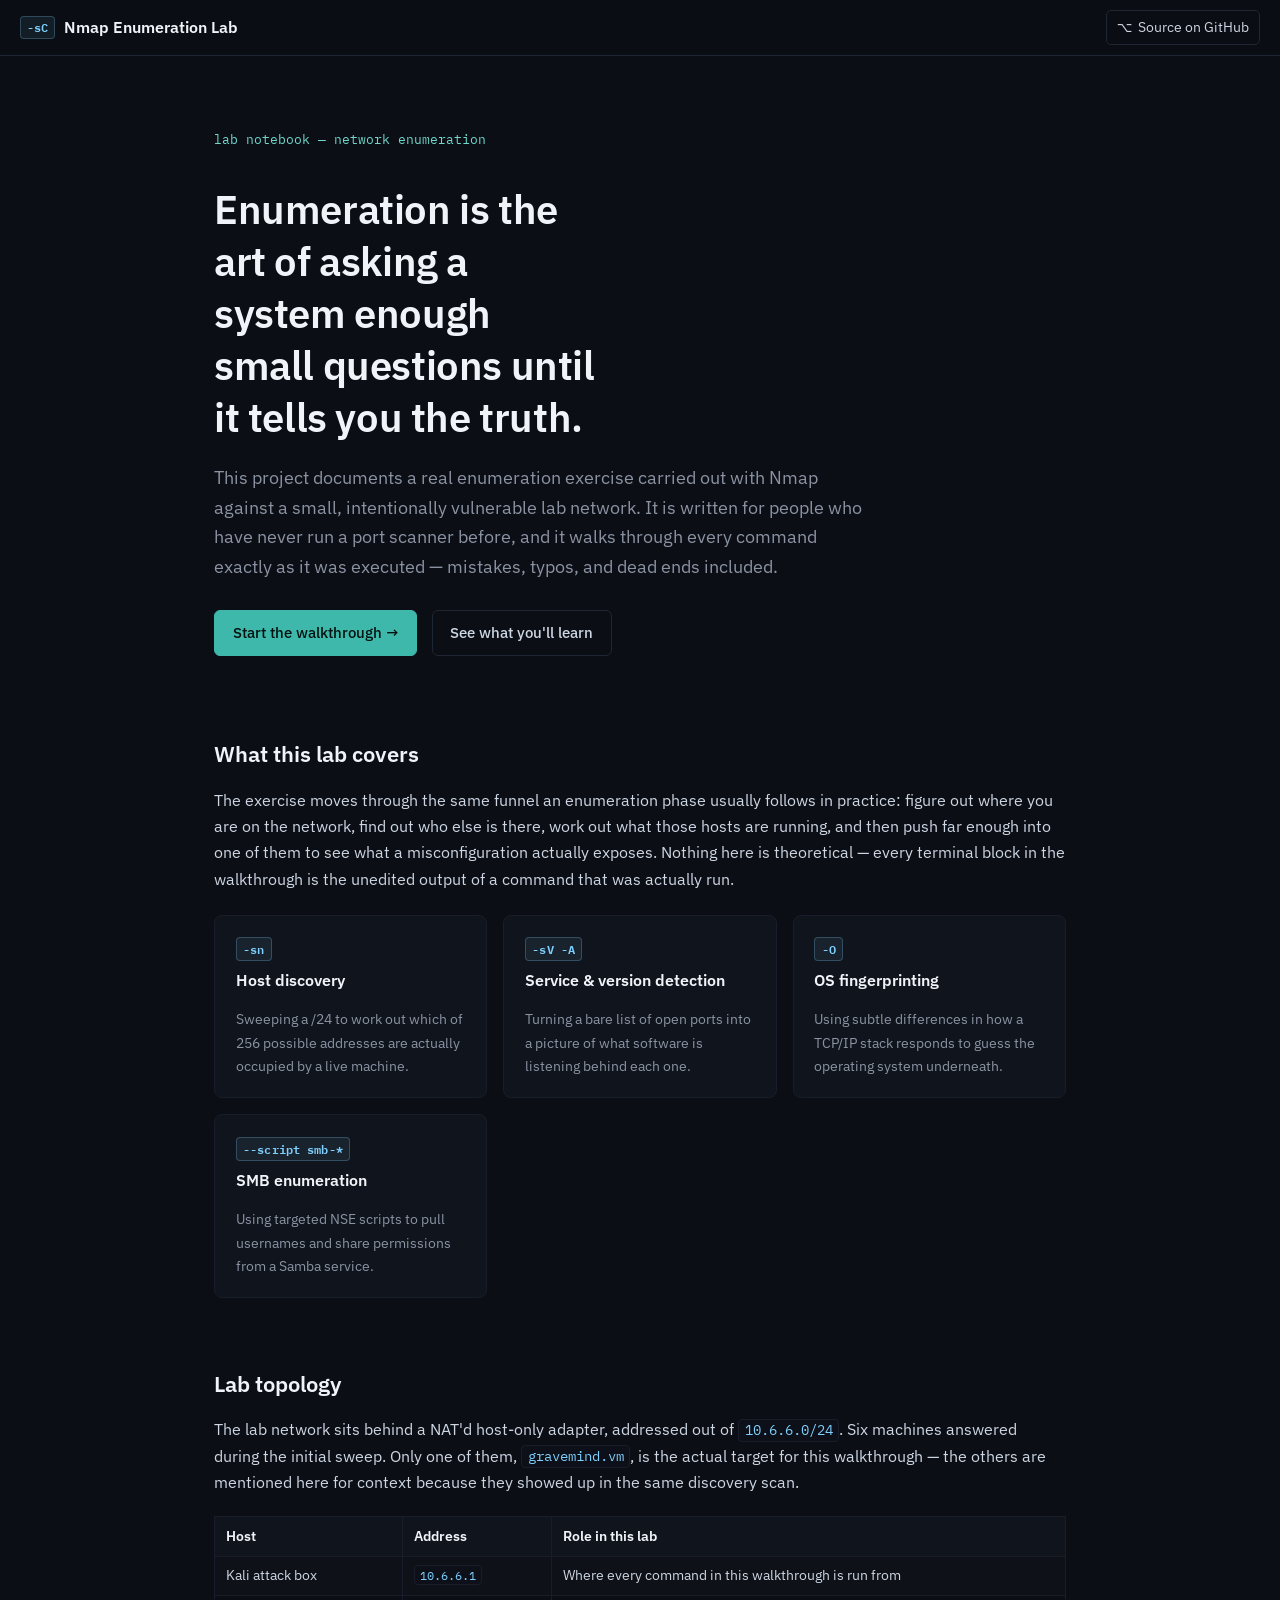
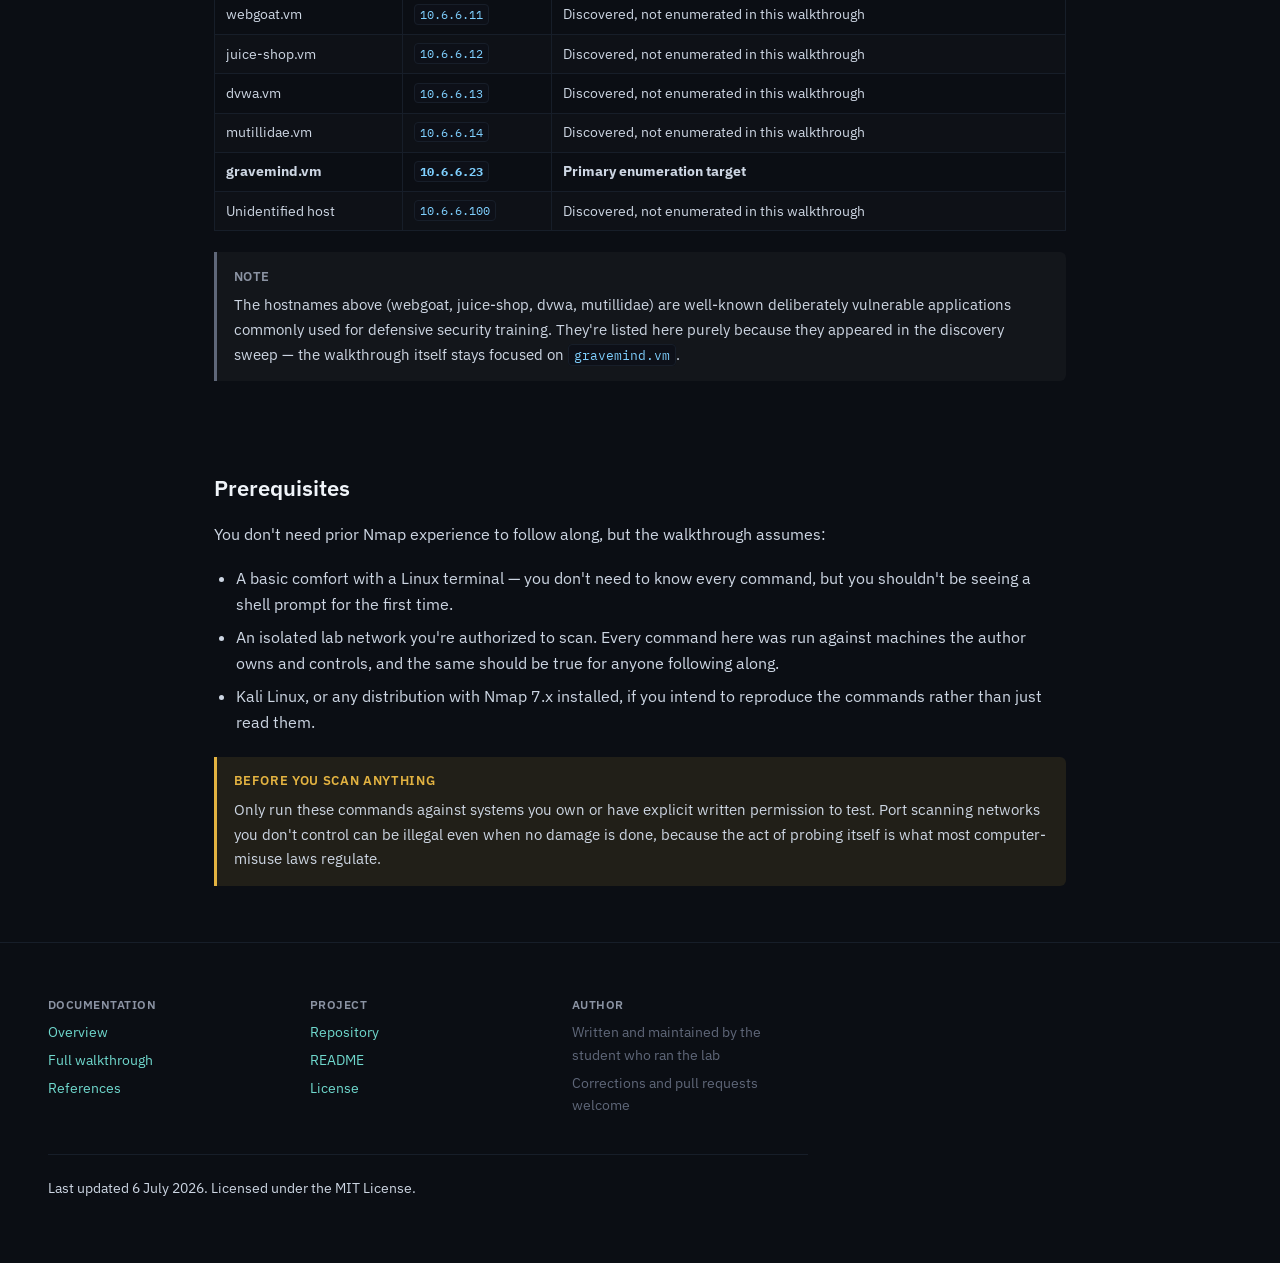
<file: index.html>
<!DOCTYPE html>
<html lang="en">
<head>
<meta charset="UTF-8">
<meta name="viewport" content="width=device-width, initial-scale=1.0">
<title>Enumeration with Nmap — A Hands-On Lab Walkthrough</title>
<meta name="description" content="A documented walkthrough of a network enumeration lab performed with Nmap against a small vulnerable-VM network: host discovery, port scanning, OS detection, service versioning, and SMB enumeration.">
<meta name="author" content="Lab documentation maintained by the author of the exercise">

<!-- Open Graph -->
<meta property="og:type" content="website">
<meta property="og:title" content="Enumeration with Nmap — A Hands-On Lab Walkthrough">
<meta property="og:description" content="A documented walkthrough of a network enumeration lab performed with Nmap: host discovery, port scanning, OS detection, service versioning, and SMB enumeration.">
<meta property="og:image" content="images/og-cover.png">
<meta property="og:url" content="https://example.github.io/nmap-enumeration-lab/">

<!-- Twitter -->
<meta name="twitter:card" content="summary_large_image">
<meta name="twitter:title" content="Enumeration with Nmap — A Hands-On Lab Walkthrough">
<meta name="twitter:description" content="Host discovery, port scanning, OS detection, service versioning, and SMB enumeration, documented step by step.">
<meta name="twitter:image" content="images/og-cover.png">

<link rel="preconnect" href="https://fonts.googleapis.com">
<link rel="preconnect" href="https://fonts.gstatic.com" crossorigin>
<link href="https://fonts.googleapis.com/css2?family=IBM+Plex+Sans:wght@400;500;600&family=IBM+Plex+Mono:wght@400;500;600&display=swap" rel="stylesheet">
<link rel="stylesheet" href="main.css">
<link rel="icon" href="images/favicon.svg" type="image/svg+xml">
</head>
<body>
<a class="skip-link" href="#main">Skip to content</a>
<div id="progress-bar"></div>

<header class="topbar">
  <button class="menu-toggle" aria-label="Toggle navigation" aria-expanded="false">≡</button>
  <a class="brand" href="index.html">
    <span class="flag-badge">-sC</span> Nmap Enumeration Lab
  </a>
  <div class="spacer"></div>
  <a class="repo-link" href="https://github.com/" target="_blank" rel="noopener">
    <span aria-hidden="true">⌥</span><span class="repo-text">Source on GitHub</span>
  </a>
</header>

<main id="main" style="max-width:none;padding:0;">

  <section class="hero">
    <div class="eyebrow">lab notebook — network enumeration</div>
    <h1>Enumeration is the art of asking a system enough small questions until it tells you the truth.</h1>
    <p class="lede">
      This project documents a real enumeration exercise carried out with Nmap against a small,
      intentionally vulnerable lab network. It is written for people who have never run a port
      scanner before, and it walks through every command exactly as it was executed — mistakes,
      typos, and dead ends included.
    </p>
    <div class="hero-actions">
      <a class="btn primary" href="lab.html">Start the walkthrough →</a>
      <a class="btn secondary" href="#objectives">See what you'll learn</a>
    </div>
  </section>

  <section class="landing-section" id="objectives">
    <div class="section-head"><h2 style="border-top:none;margin-top:0;">What this lab covers</h2></div>
    <p>
      The exercise moves through the same funnel an enumeration phase usually follows in practice:
      figure out where you are on the network, find out who else is there, work out what those hosts
      are running, and then push far enough into one of them to see what a misconfiguration actually
      exposes. Nothing here is theoretical — every terminal block in the walkthrough is the unedited
      output of a command that was actually run.
    </p>
    <div class="card-grid">
      <div class="card">
        <span class="flag-badge">-sn</span>
        <h3>Host discovery</h3>
        <p>Sweeping a /24 to work out which of 256 possible addresses are actually occupied by a live machine.</p>
      </div>
      <div class="card">
        <span class="flag-badge">-sV -A</span>
        <h3>Service &amp; version detection</h3>
        <p>Turning a bare list of open ports into a picture of what software is listening behind each one.</p>
      </div>
      <div class="card">
        <span class="flag-badge">-O</span>
        <h3>OS fingerprinting</h3>
        <p>Using subtle differences in how a TCP/IP stack responds to guess the operating system underneath.</p>
      </div>
      <div class="card">
        <span class="flag-badge">--script smb-*</span>
        <h3>SMB enumeration</h3>
        <p>Using targeted NSE scripts to pull usernames and share permissions from a Samba service.</p>
      </div>
    </div>
  </section>

  <section class="landing-section" id="topology">
    <div class="section-head"><h2>Lab topology</h2></div>
    <p>
      The lab network sits behind a NAT'd host-only adapter, addressed out of <code>10.6.6.0/24</code>.
      Six machines answered during the initial sweep. Only one of them, <code>gravemind.vm</code>, is
      the actual target for this walkthrough — the others are mentioned here for context because they
      showed up in the same discovery scan.
    </p>
    <table class="topology-table">
      <thead>
        <tr><th>Host</th><th>Address</th><th>Role in this lab</th></tr>
      </thead>
      <tbody>
        <tr><td>Kali attack box</td><td><code>10.6.6.1</code></td><td>Where every command in this walkthrough is run from</td></tr>
        <tr><td>webgoat.vm</td><td><code>10.6.6.11</code></td><td>Discovered, not enumerated in this walkthrough</td></tr>
        <tr><td>juice-shop.vm</td><td><code>10.6.6.12</code></td><td>Discovered, not enumerated in this walkthrough</td></tr>
        <tr><td>dvwa.vm</td><td><code>10.6.6.13</code></td><td>Discovered, not enumerated in this walkthrough</td></tr>
        <tr><td>mutillidae.vm</td><td><code>10.6.6.14</code></td><td>Discovered, not enumerated in this walkthrough</td></tr>
        <tr><td><strong>gravemind.vm</strong></td><td><strong><code>10.6.6.23</code></strong></td><td><strong>Primary enumeration target</strong></td></tr>
        <tr><td>Unidentified host</td><td><code>10.6.6.100</code></td><td>Discovered, not enumerated in this walkthrough</td></tr>
      </tbody>
    </table>
    <div class="callout note">
      <div class="callout-title">Note</div>
      <p>
        The hostnames above (webgoat, juice-shop, dvwa, mutillidae) are well-known deliberately
        vulnerable applications commonly used for defensive security training. They're listed here
        purely because they appeared in the discovery sweep — the walkthrough itself stays focused
        on <code>gravemind.vm</code>.
      </p>
    </div>
  </section>

  <section class="landing-section" id="prereqs">
    <div class="section-head"><h2>Prerequisites</h2></div>
    <p>You don't need prior Nmap experience to follow along, but the walkthrough assumes:</p>
    <ul>
      <li>A basic comfort with a Linux terminal — you don't need to know every command, but you shouldn't be seeing a shell prompt for the first time.</li>
      <li>An isolated lab network you're authorized to scan. Every command here was run against machines the author owns and controls, and the same should be true for anyone following along.</li>
      <li>Kali Linux, or any distribution with Nmap 7.x installed, if you intend to reproduce the commands rather than just read them.</li>
    </ul>
    <div class="callout warning">
      <div class="callout-title">Before you scan anything</div>
      <p>
        Only run these commands against systems you own or have explicit written permission to test.
        Port scanning networks you don't control can be illegal even when no damage is done, because
        the act of probing itself is what most computer-misuse laws regulate.
      </p>
    </div>
  </section>

</main>

<footer class="site-footer">
  <div class="footer-grid">
    <div>
      <h4>Documentation</h4>
      <ul>
        <li><a href="index.html">Overview</a></li>
        <li><a href="lab.html">Full walkthrough</a></li>
        <li><a href="lab.html#references">References</a></li>
      </ul>
    </div>
    <div>
      <h4>Project</h4>
      <ul>
        <li><a href="https://github.com/" target="_blank" rel="noopener">Repository</a></li>
        <li><a href="README.md">README</a></li>
        <li><a href="LICENSE">License</a></li>
      </ul>
    </div>
    <div>
      <h4>Author</h4>
      <ul>
        <li>Written and maintained by the student who ran the lab</li>
        <li>Corrections and pull requests welcome</li>
      </ul>
    </div>
  </div>
  <div class="footer-bottom">
    <p>Last updated 6 July 2026. Licensed under the MIT License.</p>
  </div>
</footer>

<button id="back-to-top" aria-label="Back to top">↑</button>
<script src="main.js"></script>
</body>
</html>
</file>
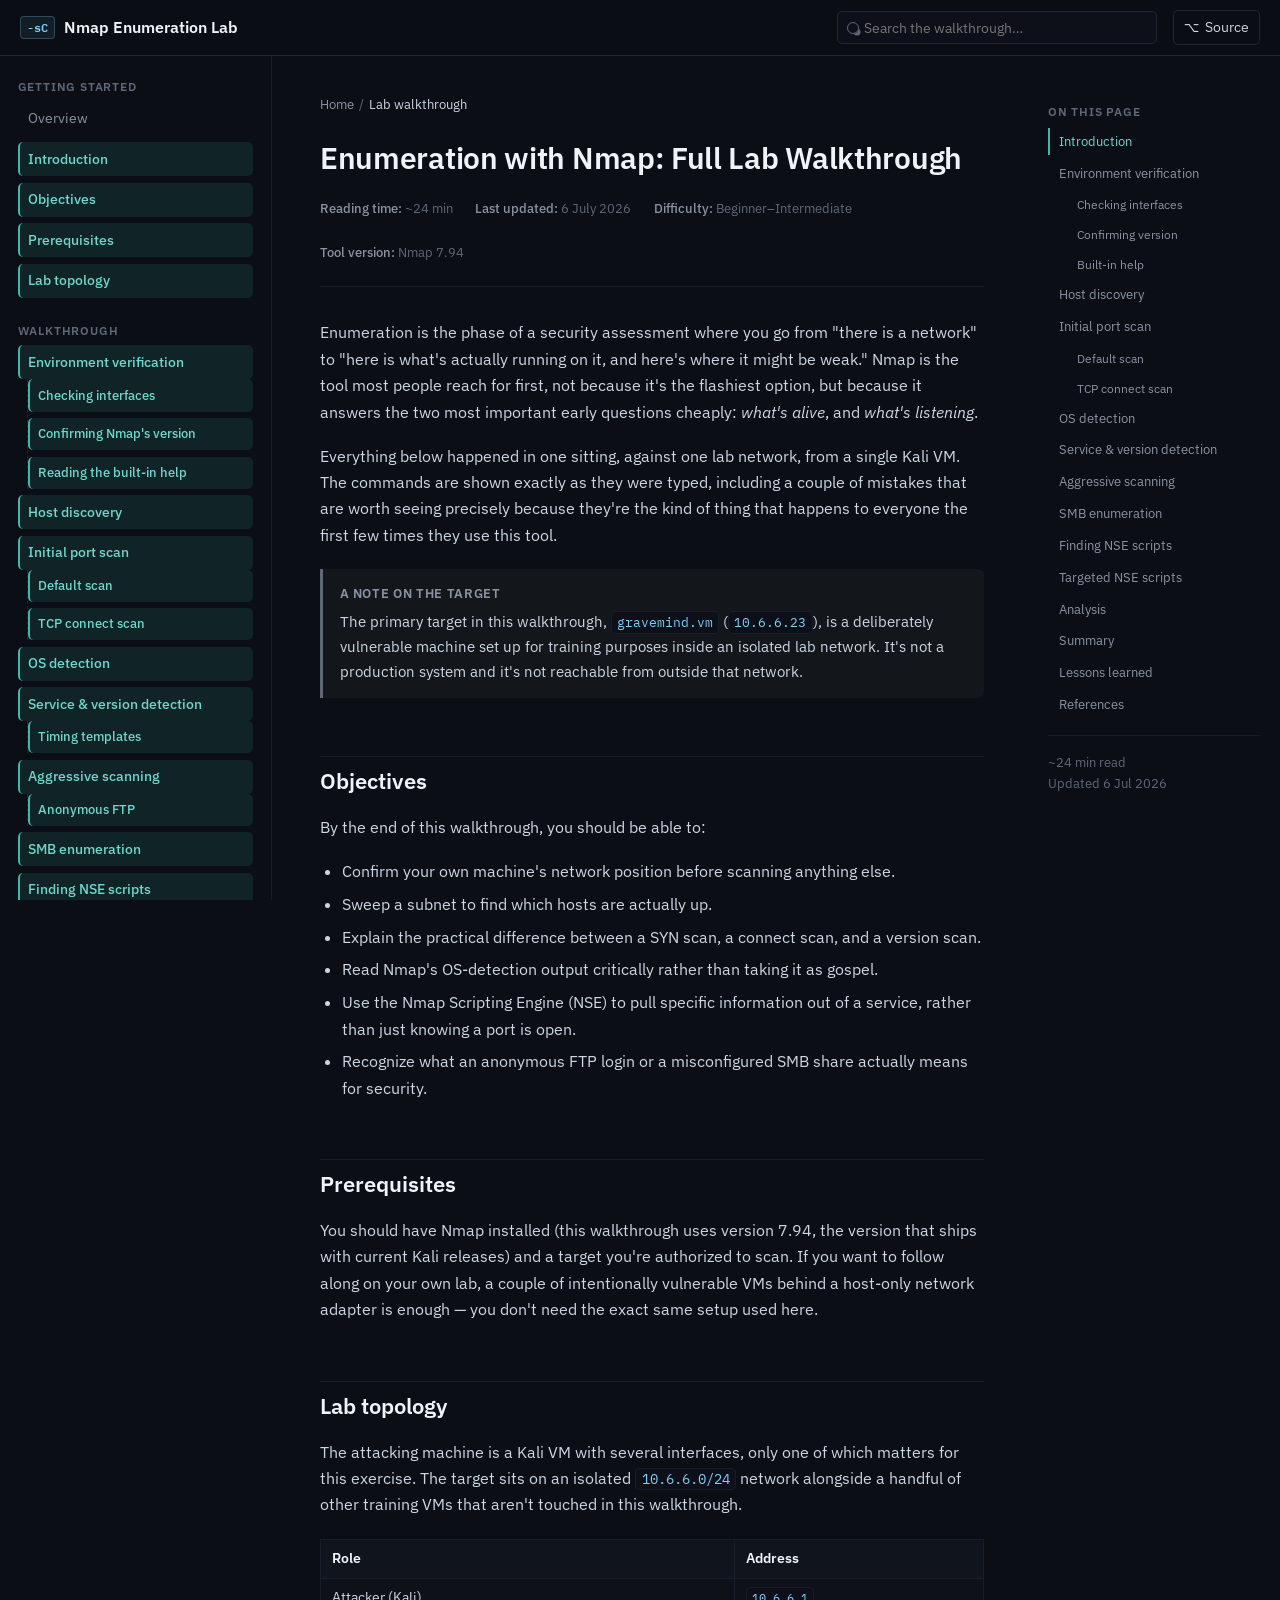
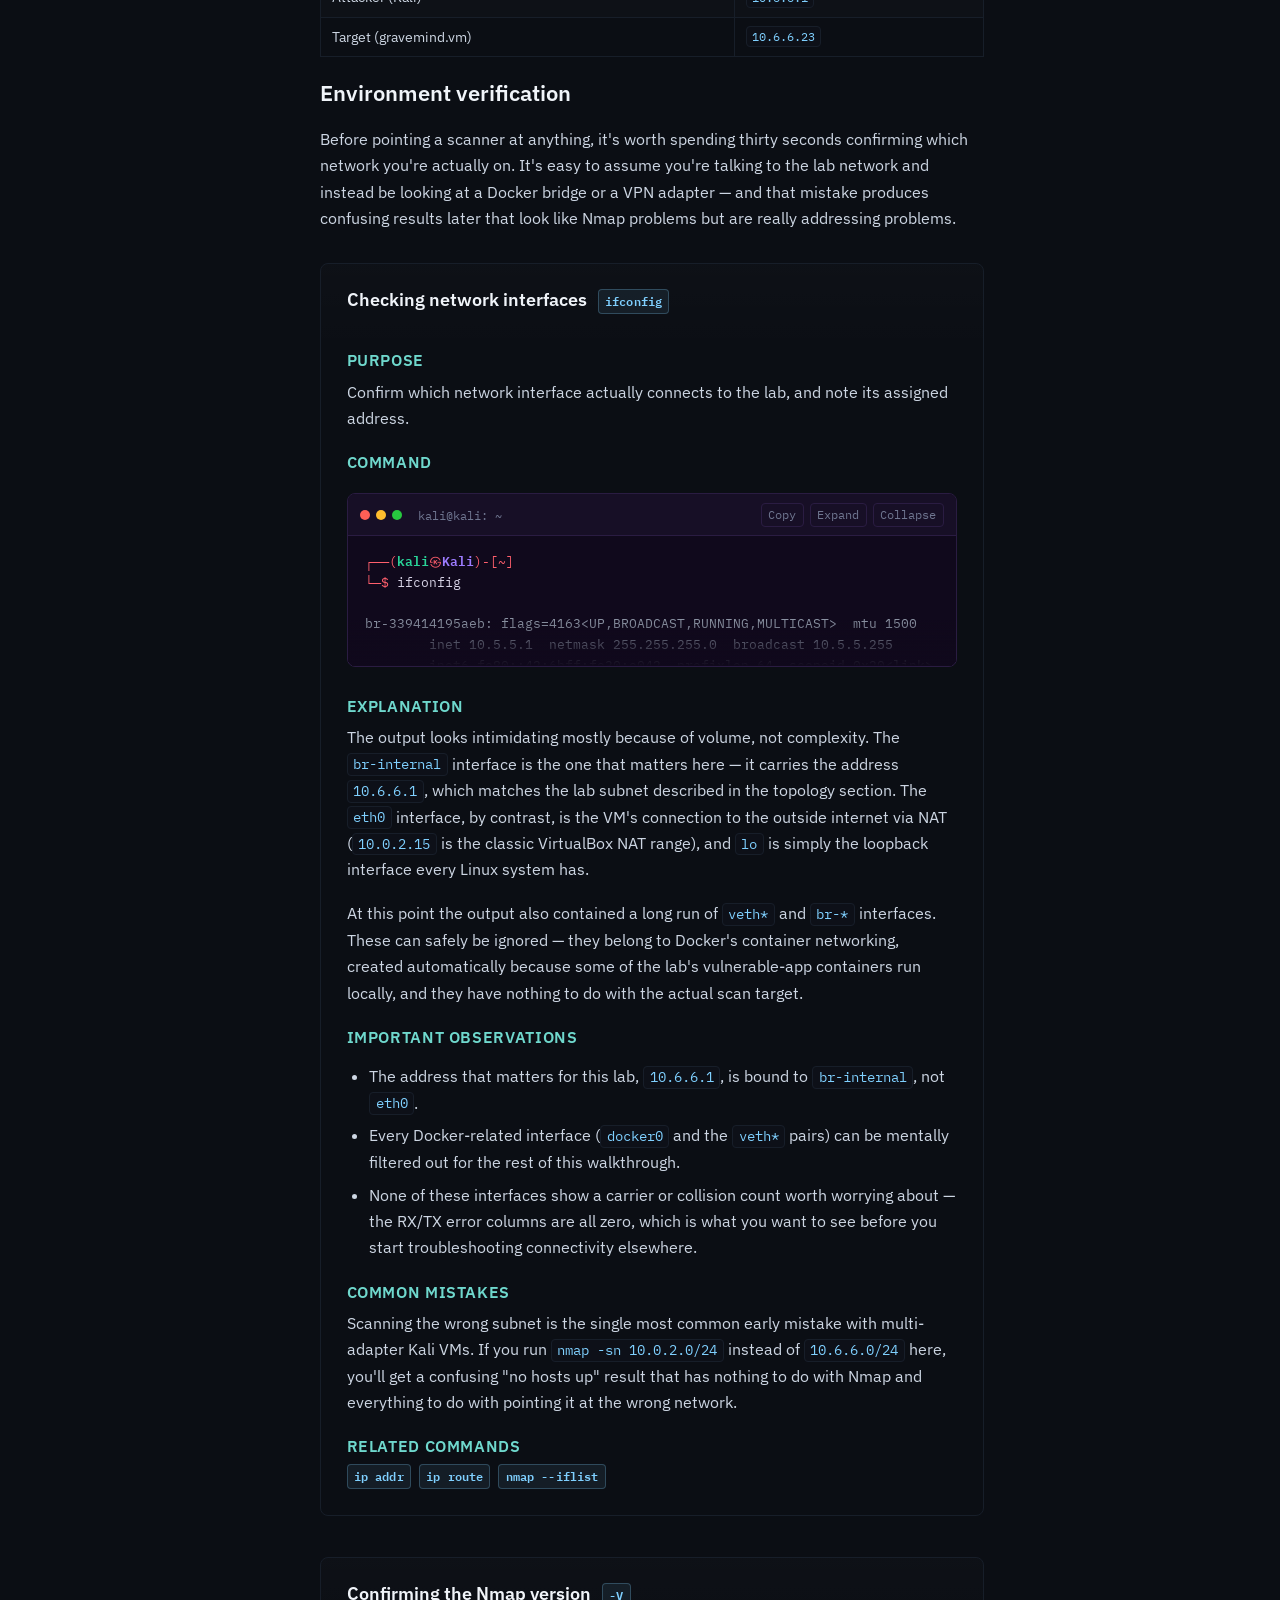
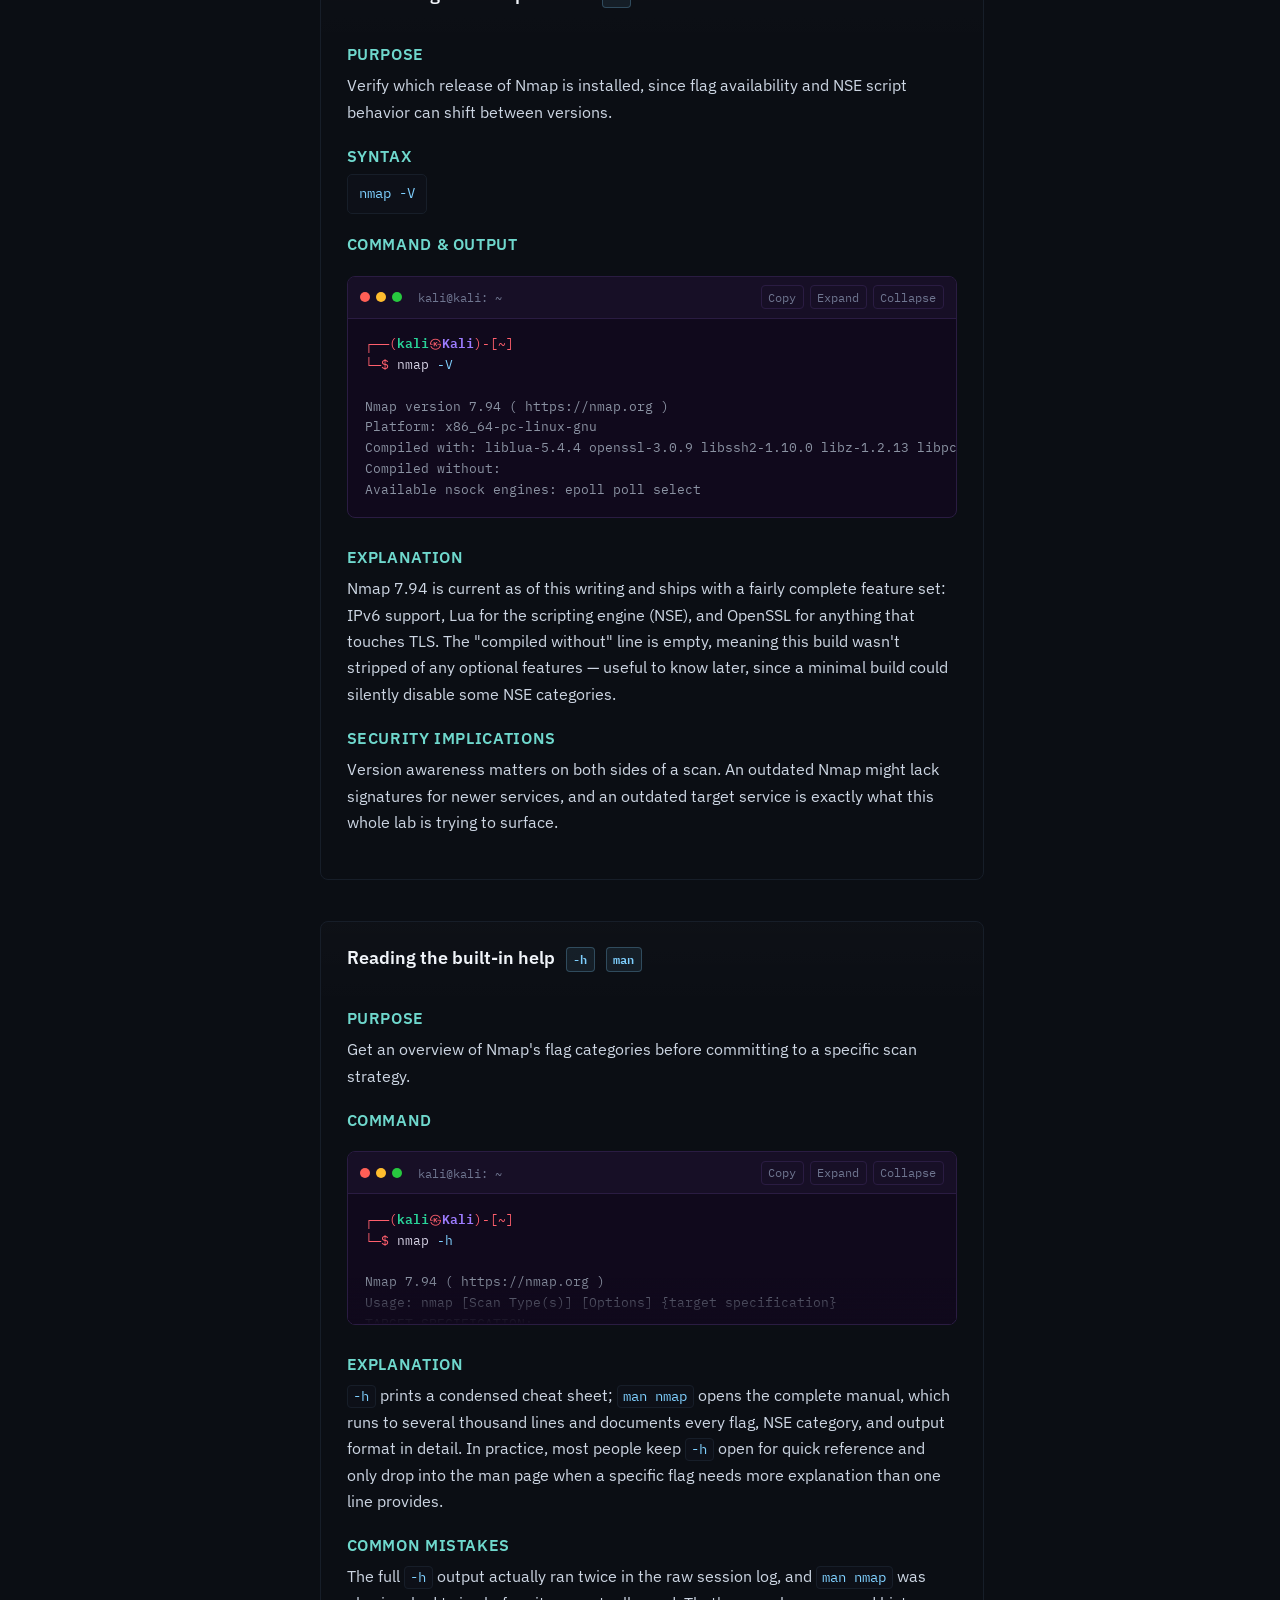
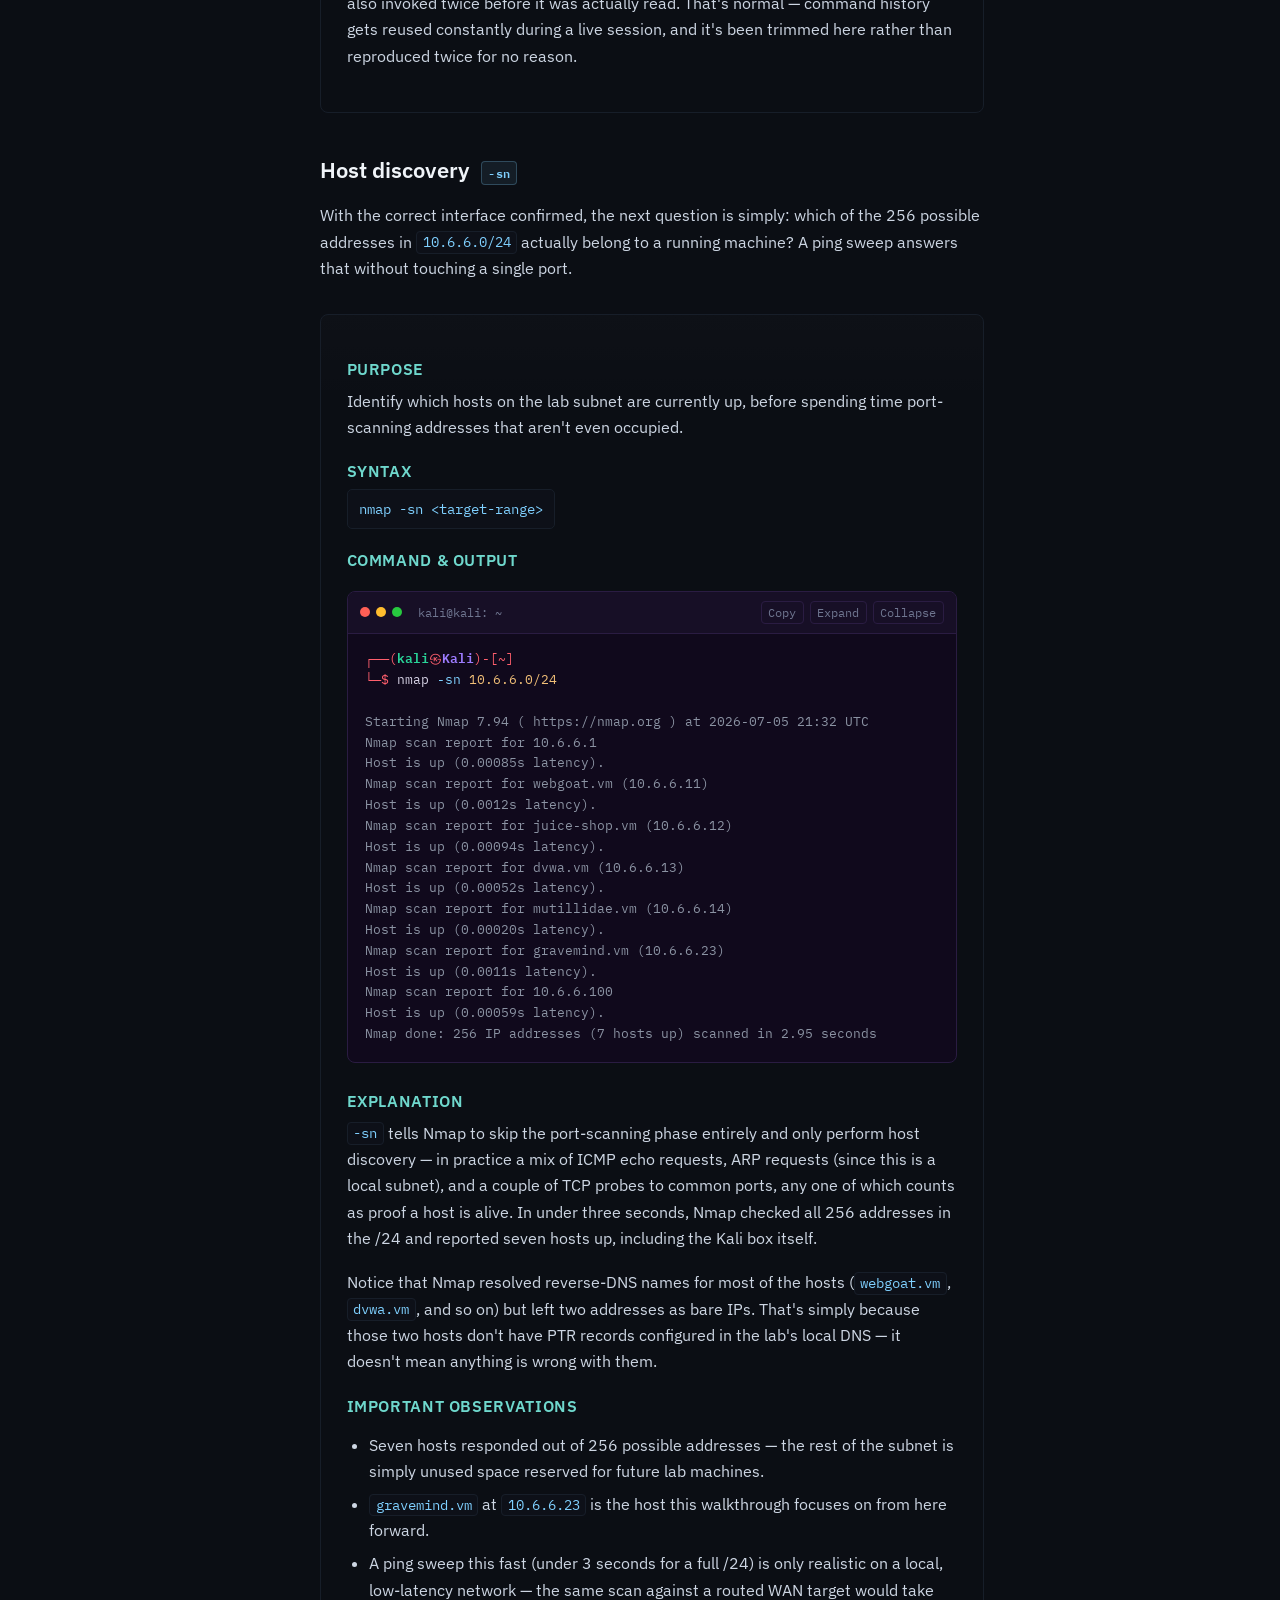
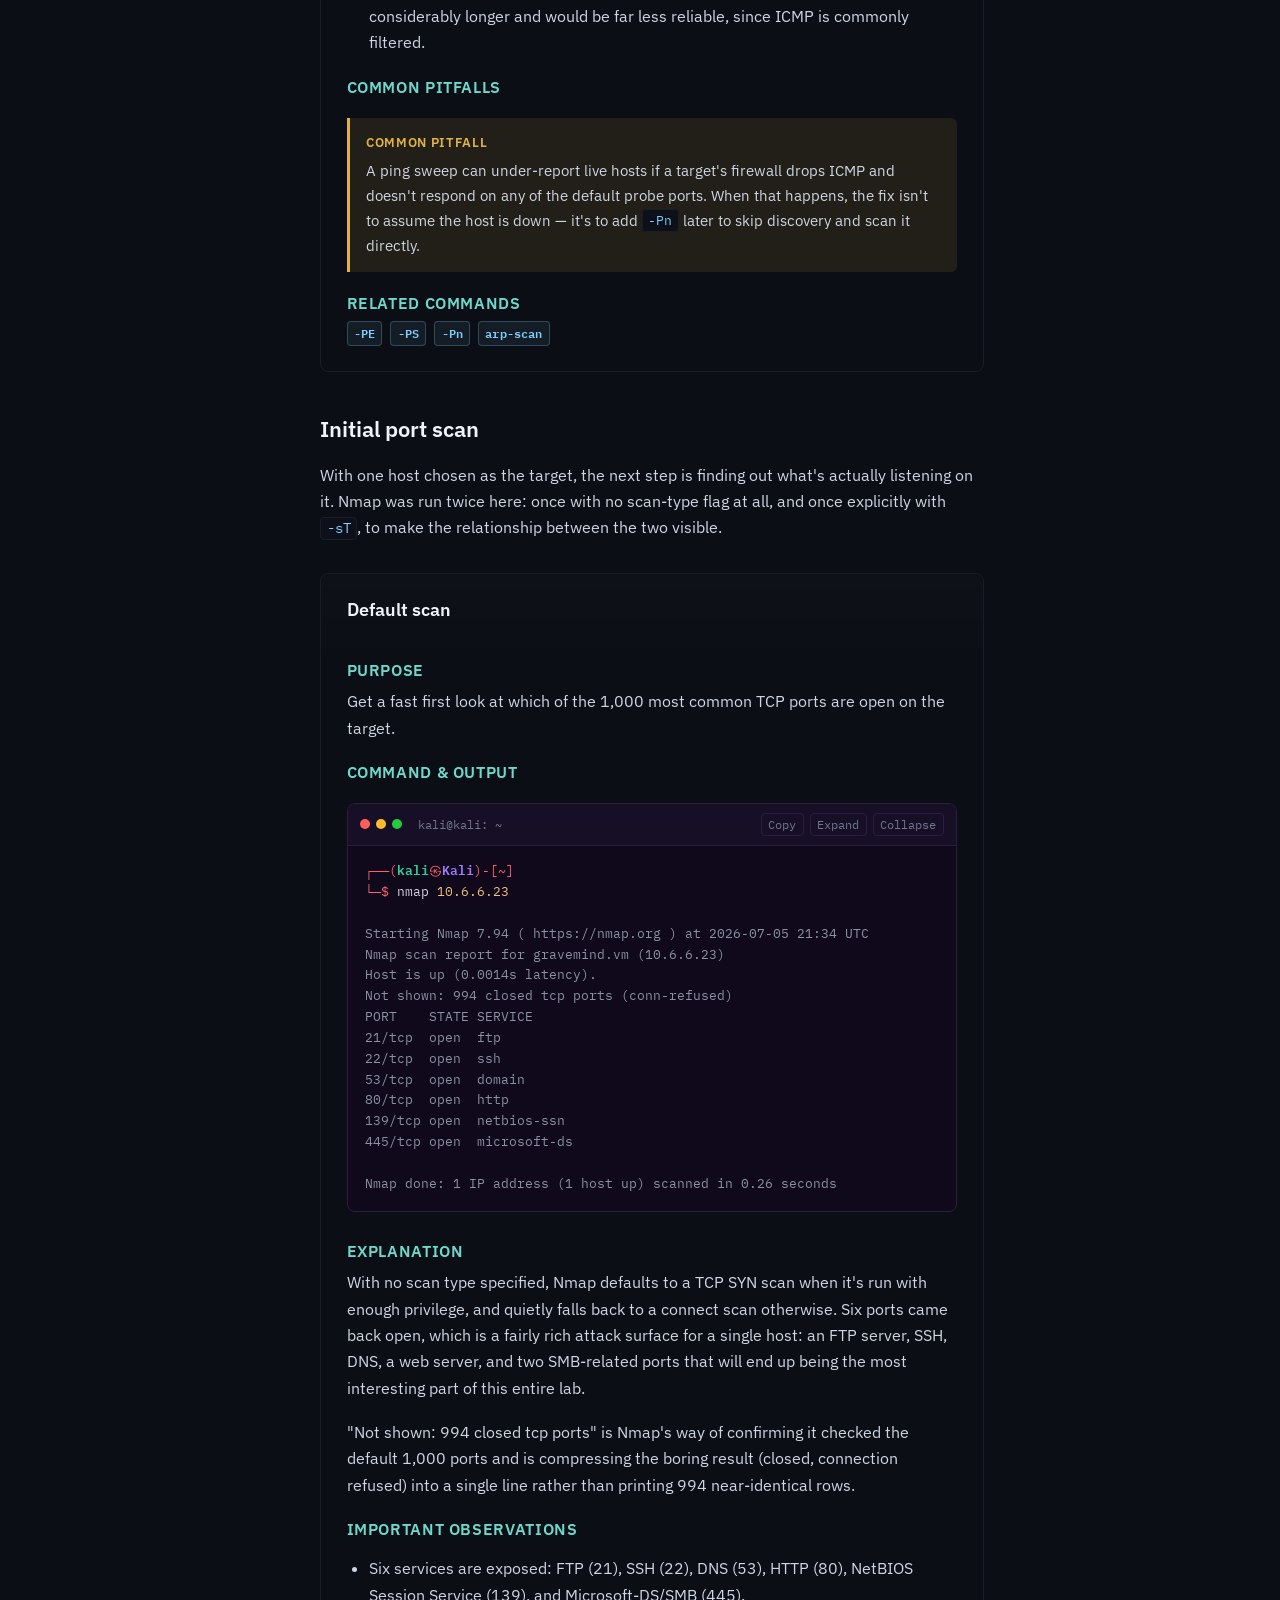
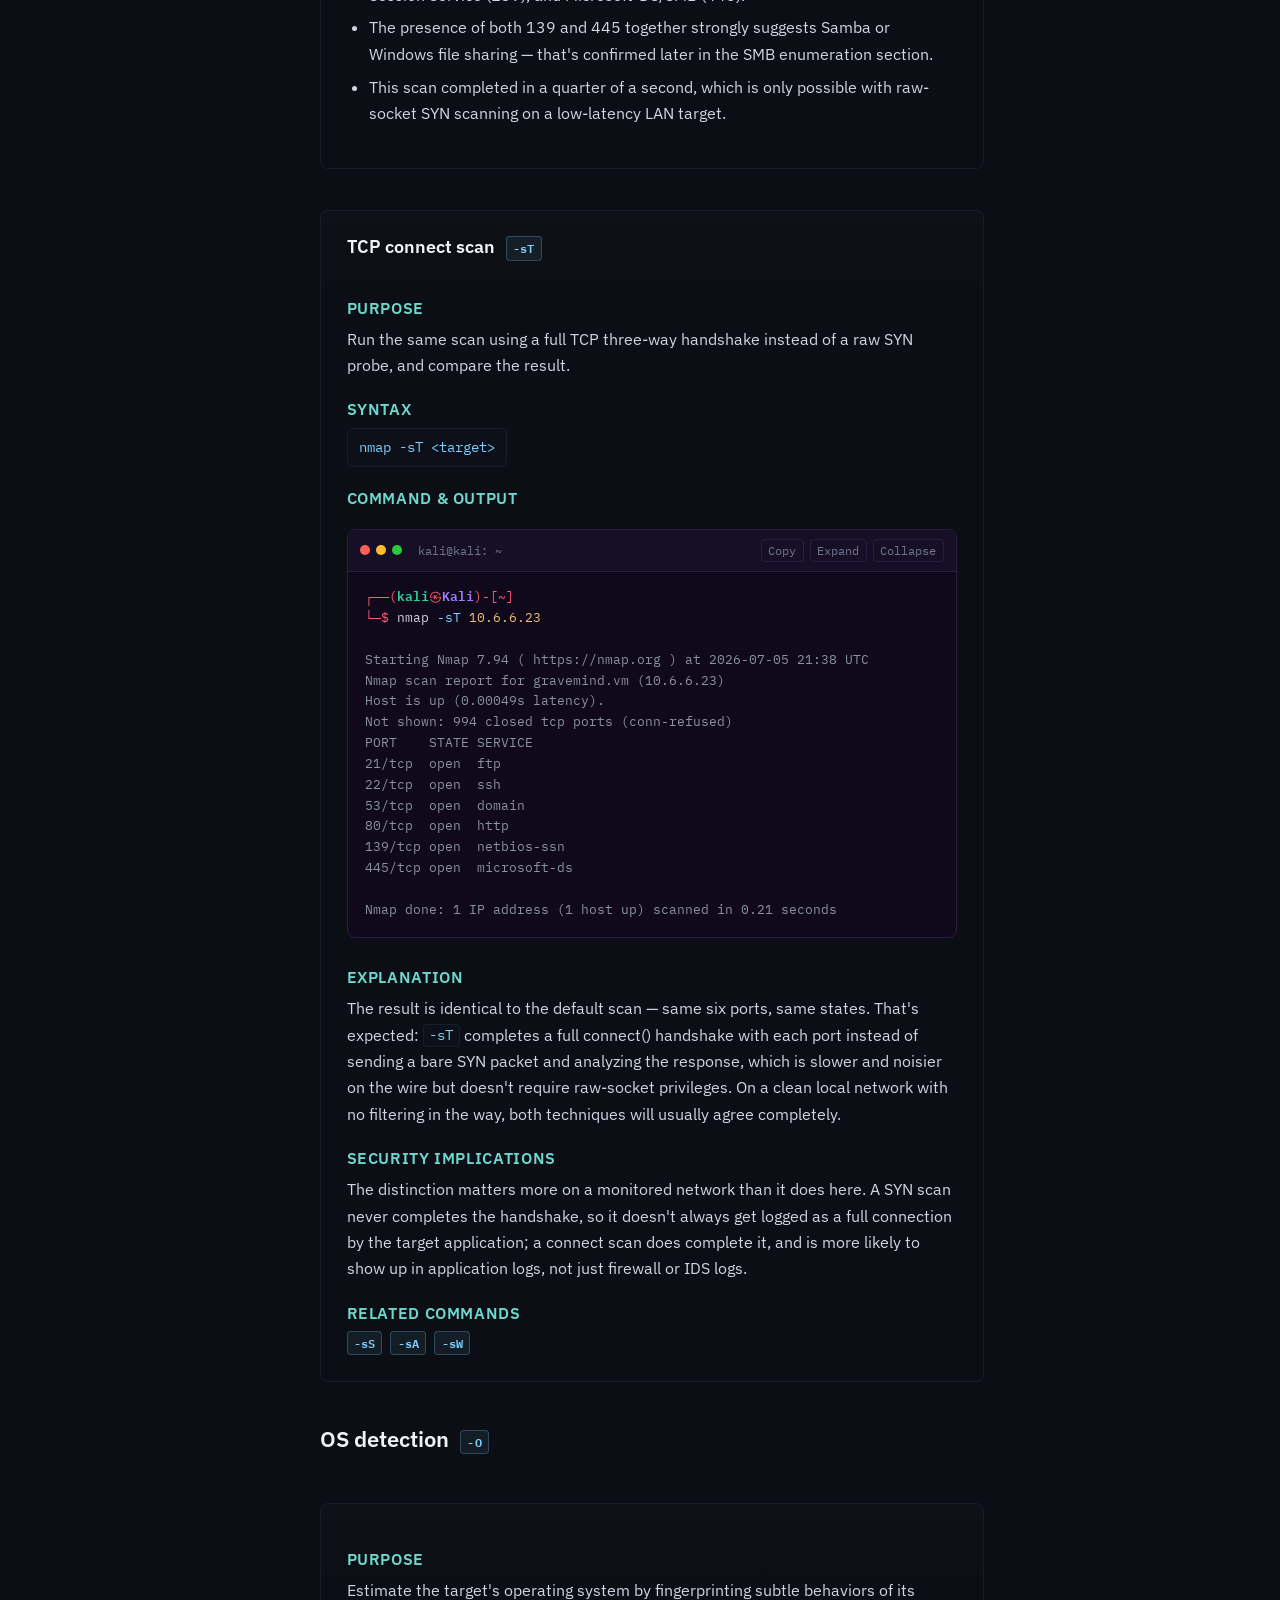
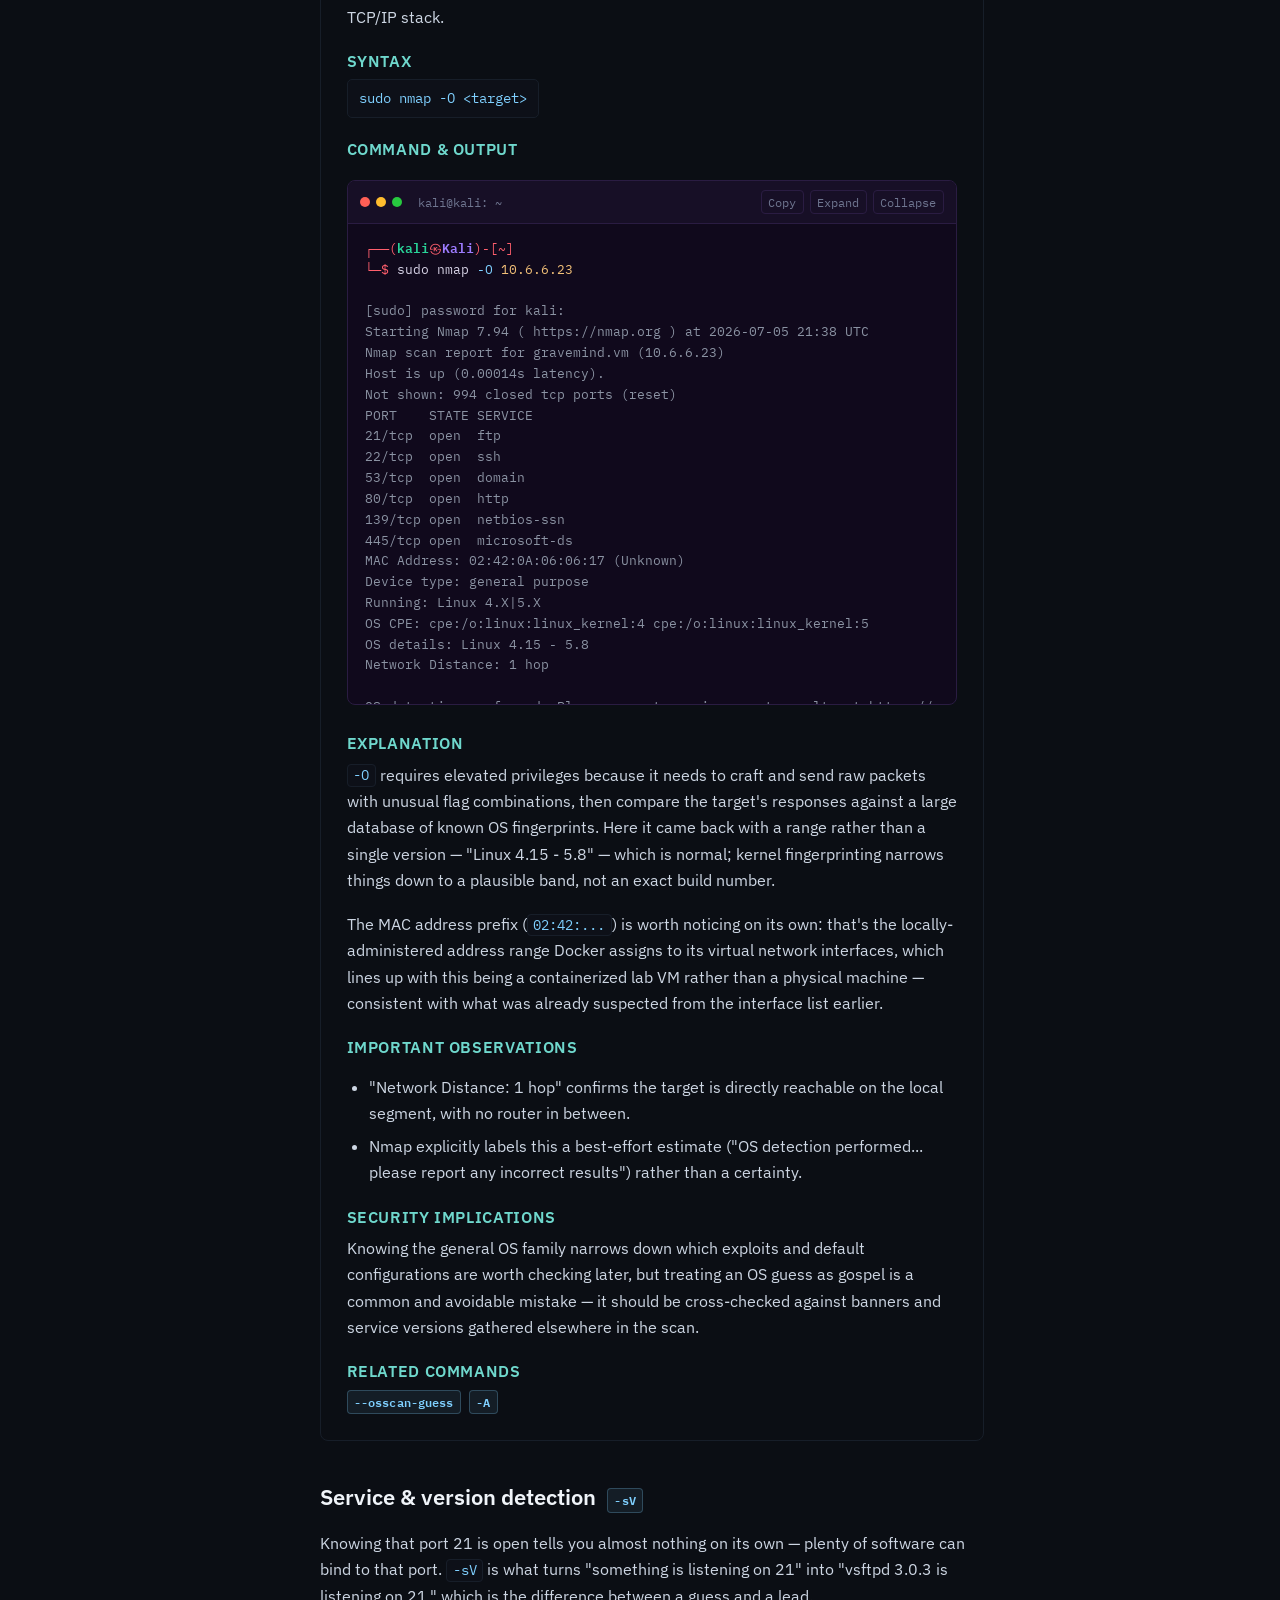
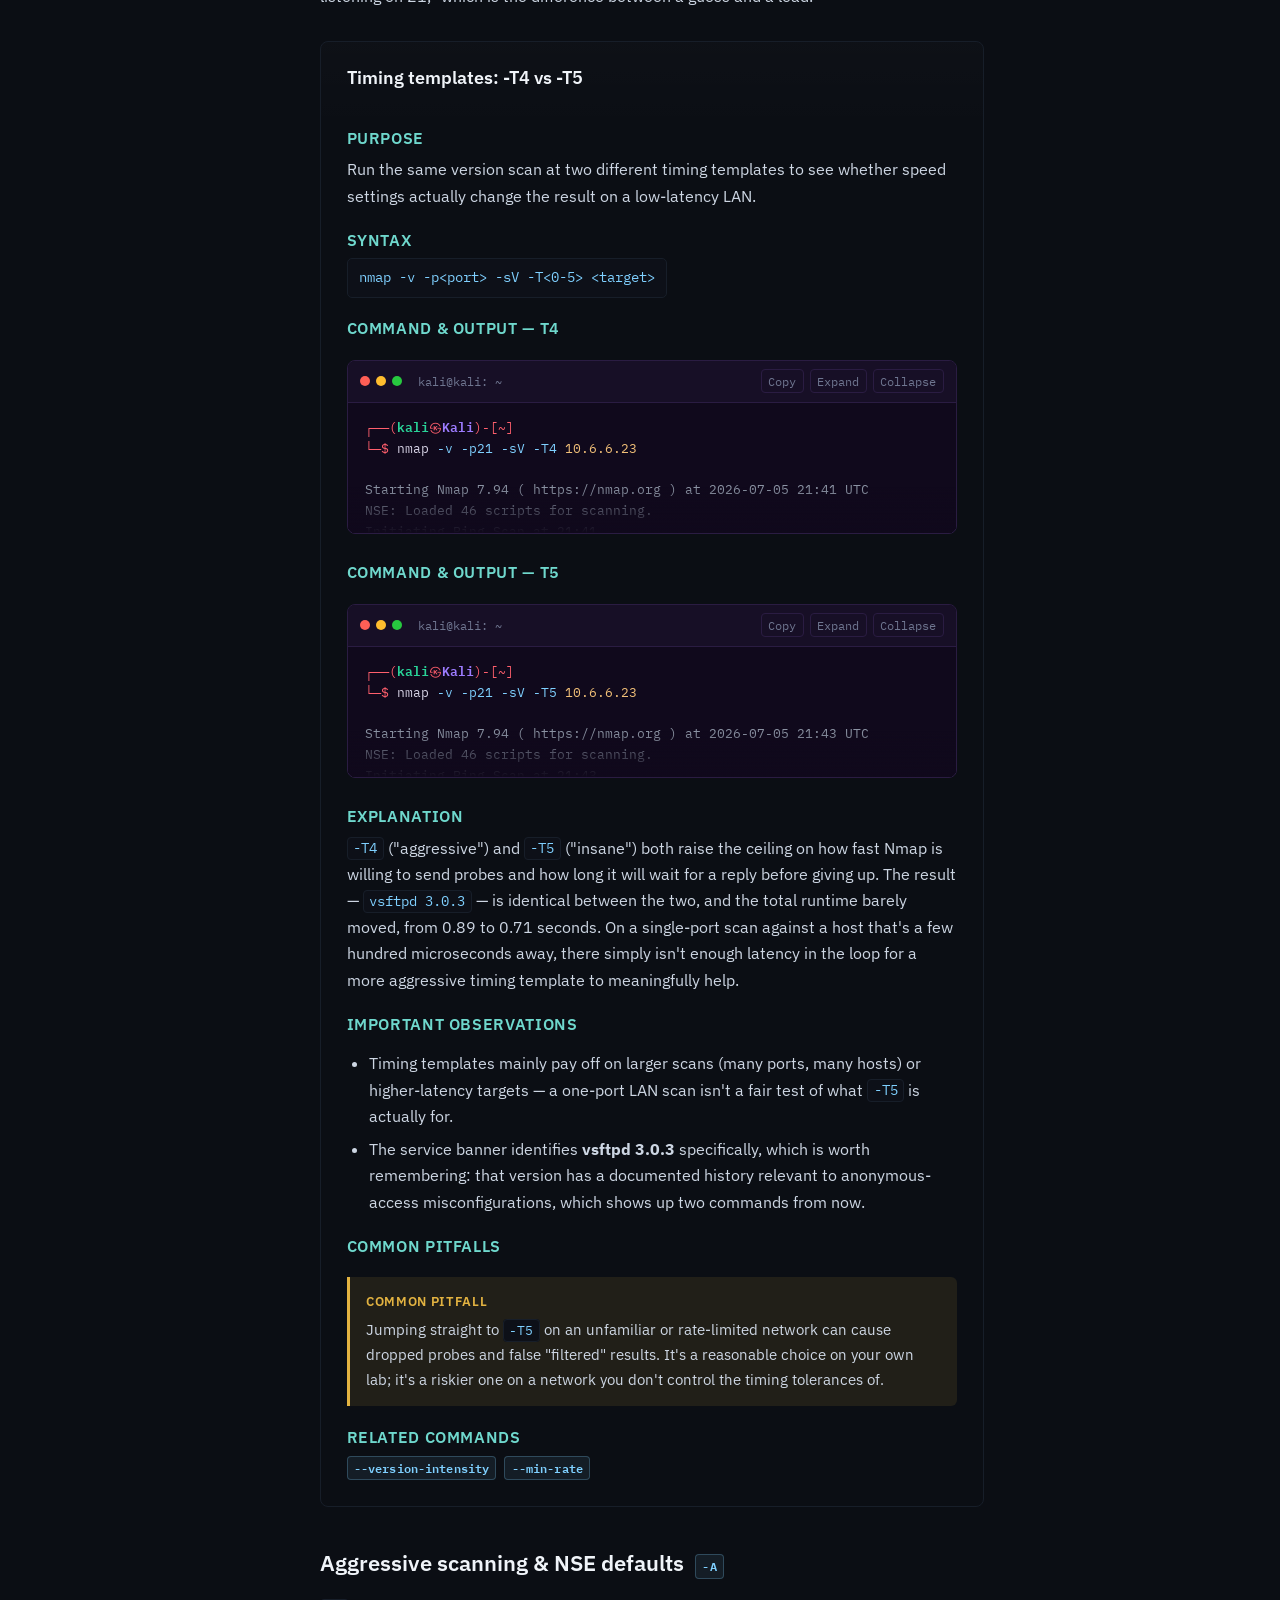
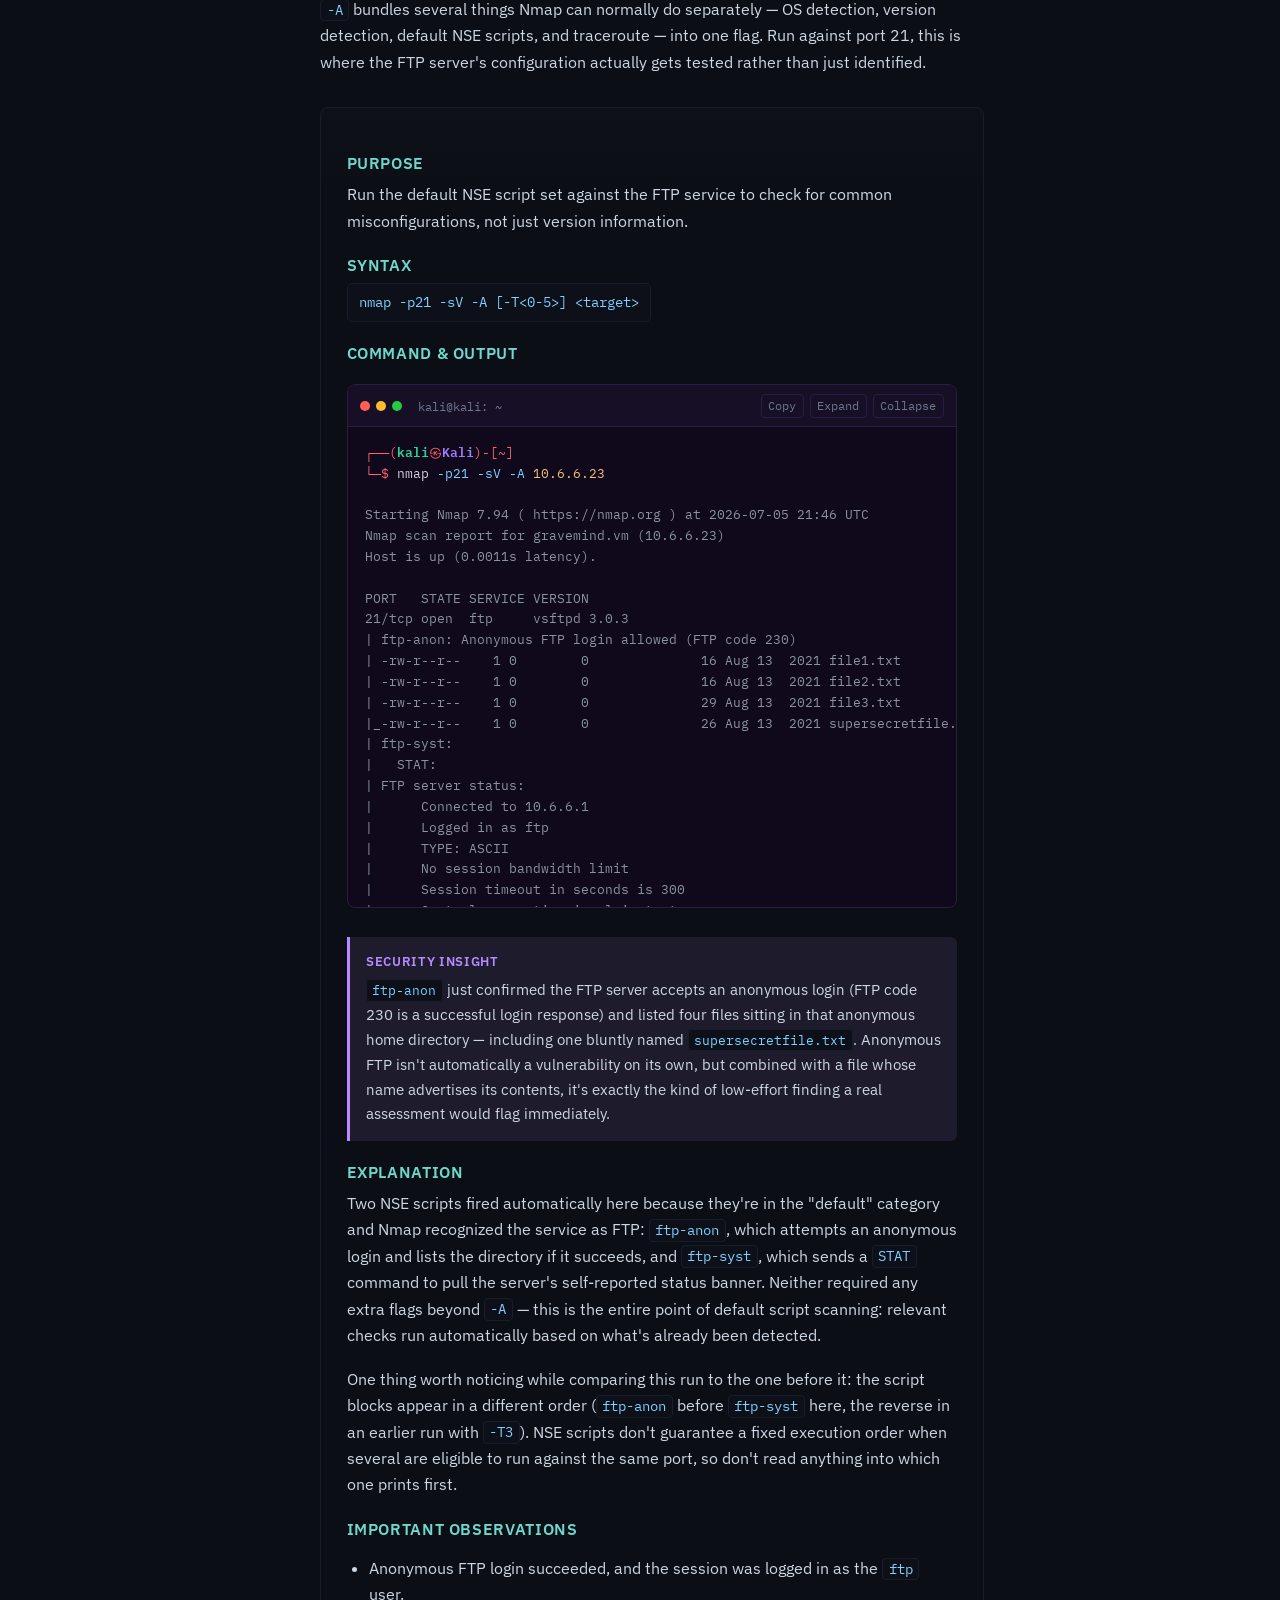
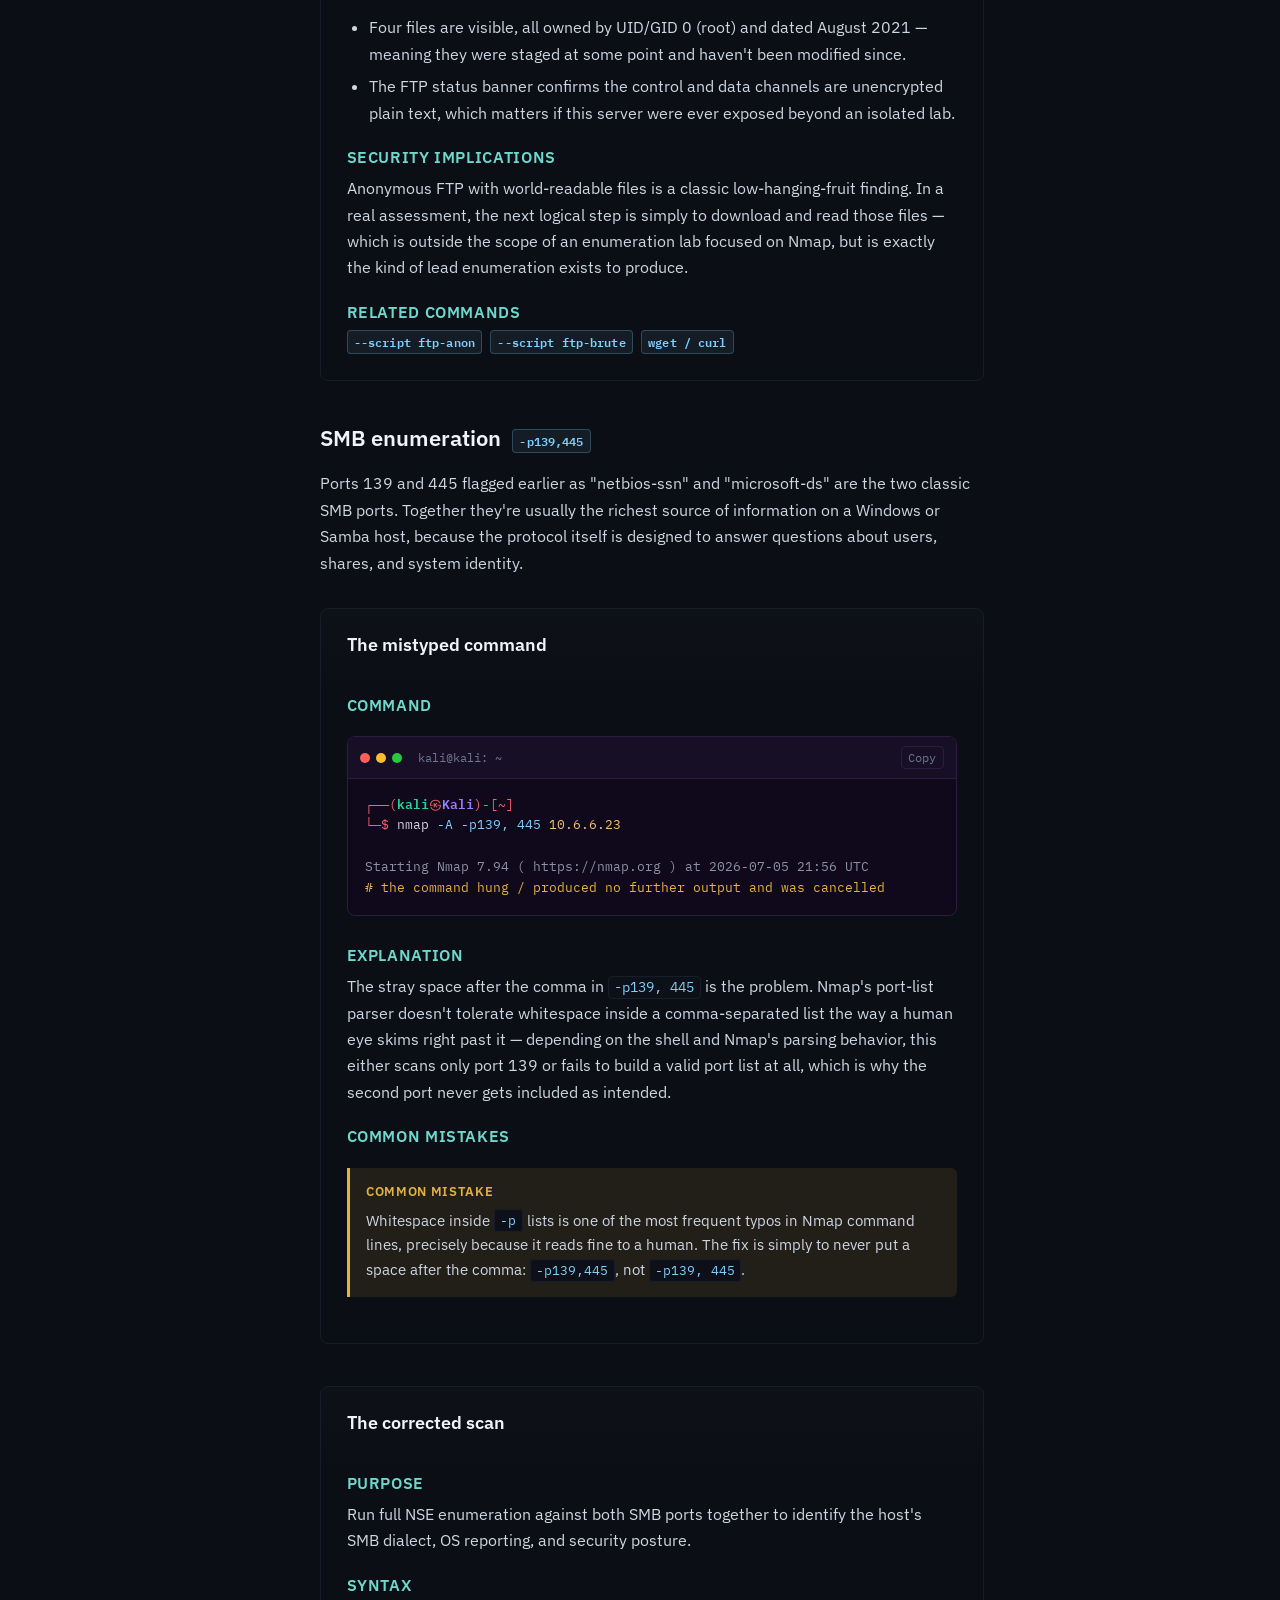
<file: lab.html>
<!DOCTYPE html>
<html lang="en">
<head>
<meta charset="UTF-8">
<meta name="viewport" content="width=device-width, initial-scale=1.0">
<title>Enumeration with Nmap — Full Lab Walkthrough</title>
<meta name="description" content="Step-by-step walkthrough of a network enumeration lab: interface verification, host discovery, port scanning, OS detection, service versioning, and SMB enumeration with Nmap.">
<meta property="og:type" content="article">
<meta property="og:title" content="Enumeration with Nmap — Full Lab Walkthrough">
<meta property="og:description" content="Every command from the lab, explained line by line: nmap -sn, -sT, -O, -sV, -A, and targeted SMB NSE scripts.">
<meta property="og:image" content="images/og-cover.png">
<meta name="twitter:card" content="summary_large_image">
<link rel="preconnect" href="https://fonts.googleapis.com">
<link rel="preconnect" href="https://fonts.gstatic.com" crossorigin>
<link href="https://fonts.googleapis.com/css2?family=IBM+Plex+Sans:wght@400;500;600&family=IBM+Plex+Mono:wght@400;500;600&display=swap" rel="stylesheet">
<link rel="stylesheet" href="main.css">
<link rel="icon" href="images/favicon.svg" type="image/svg+xml">
</head>
<body>
<a class="skip-link" href="#main">Skip to content</a>
<div id="progress-bar"></div>

<header class="topbar">
  <button class="menu-toggle" aria-label="Toggle navigation" aria-expanded="false">≡</button>
  <a class="brand" href="index.html"><span class="flag-badge">-sC</span> Nmap Enumeration Lab</a>
  <div class="spacer"></div>
  <div class="search-box">
    <input type="search" id="site-search" placeholder="Search the walkthrough…" aria-label="Search the walkthrough">
    <div class="search-results" id="search-results" role="listbox"></div>
  </div>
  <a class="repo-link" href="https://github.com/" target="_blank" rel="noopener">
    <span aria-hidden="true">⌥</span><span class="repo-text">Source</span>
  </a>
</header>

<div class="shell">
  <!-- ============================= SIDEBAR ============================= -->
  <aside class="sidebar">
    <div class="sidebar-group">
      <h3>Getting started</h3>
      <nav aria-label="Primary">
        <ul>
          <li><a href="index.html">Overview</a></li>
          <li><a href="lab.html#introduction">Introduction</a></li>
          <li><a href="lab.html#objectives">Objectives</a></li>
          <li><a href="lab.html#prerequisites">Prerequisites</a></li>
          <li><a href="lab.html#topology">Lab topology</a></li>
        </ul>
      </nav>
    </div>
    <div class="sidebar-group">
      <h3>Walkthrough</h3>
      <nav aria-label="Walkthrough sections">
        <ul>
          <li>
            <a href="lab.html#environment-verification">Environment verification</a>
            <ul>
              <li><a href="lab.html#checking-interfaces">Checking interfaces</a></li>
              <li><a href="lab.html#confirming-version">Confirming Nmap's version</a></li>
              <li><a href="lab.html#built-in-help">Reading the built-in help</a></li>
            </ul>
          </li>
          <li><a href="lab.html#host-discovery">Host discovery</a></li>
          <li>
            <a href="lab.html#initial-port-scan">Initial port scan</a>
            <ul>
              <li><a href="lab.html#default-scan">Default scan</a></li>
              <li><a href="lab.html#tcp-connect-scan">TCP connect scan</a></li>
            </ul>
          </li>
          <li><a href="lab.html#os-detection">OS detection</a></li>
          <li>
            <a href="lab.html#service-version-detection">Service &amp; version detection</a>
            <ul>
              <li><a href="lab.html#timing-templates">Timing templates</a></li>
            </ul>
          </li>
          <li>
            <a href="lab.html#aggressive-scanning">Aggressive scanning</a>
            <ul>
              <li><a href="lab.html#anonymous-ftp">Anonymous FTP</a></li>
            </ul>
          </li>
          <li><a href="lab.html#smb-enumeration">SMB enumeration</a></li>
          <li><a href="lab.html#finding-scripts">Finding NSE scripts</a></li>
          <li>
            <a href="lab.html#targeted-nse">Targeted NSE scripts</a>
            <ul>
              <li><a href="lab.html#smb-enum-users">smb-enum-users</a></li>
              <li><a href="lab.html#smb-enum-groups">smb-enum-groups</a></li>
              <li><a href="lab.html#smb-enum-shares">smb-enum-shares</a></li>
            </ul>
          </li>
        </ul>
      </nav>
    </div>
    <div class="sidebar-group">
      <h3>Wrap-up</h3>
      <nav aria-label="Wrap-up sections">
        <ul>
          <li><a href="lab.html#analysis">Analysis</a></li>
          <li><a href="lab.html#summary">Summary</a></li>
          <li><a href="lab.html#lessons-learned">Lessons learned</a></li>
          <li><a href="lab.html#references">References</a></li>
        </ul>
      </nav>
    </div>
    <div class="sidebar-group">
      <label style="display:flex;align-items:center;gap:0.5em;font-size:0.82rem;color:var(--text-muted);">
        <input type="checkbox" id="animation-toggle">
        Enable terminal typing animation
      </label>
    </div>
  </aside>

  <!-- ============================== MAIN =============================== -->
  <main id="main">
    <nav class="breadcrumb" aria-label="Breadcrumb">
      <a href="index.html">Home</a><span class="sep">/</span><span class="current">Lab walkthrough</span>
    </nav>

    <h1>Enumeration with Nmap: Full Lab Walkthrough</h1>
    <div class="page-meta">
      <span><strong>Reading time:</strong> ~24 min</span>
      <span><strong>Last updated:</strong> 6 July 2026</span>
      <span><strong>Difficulty:</strong> Beginner–Intermediate</span>
      <span><strong>Tool version:</strong> Nmap 7.94</span>
    </div>

    <section id="introduction">
      <p>
        Enumeration is the phase of a security assessment where you go from "there is a network" to
        "here is what's actually running on it, and here's where it might be weak." Nmap is the tool
        most people reach for first, not because it's the flashiest option, but because it answers the
        two most important early questions cheaply: <em>what's alive</em>, and <em>what's listening</em>.
      </p>
      <p>
        Everything below happened in one sitting, against one lab network, from a single Kali VM. The
        commands are shown exactly as they were typed, including a couple of mistakes that are worth
        seeing precisely because they're the kind of thing that happens to everyone the first few times
        they use this tool.
      </p>
      <div class="callout note" data-search-entry data-search-title="A note on the target" data-search-section="Introduction" data-search-href="#introduction" data-search-text="gravemind vulnerable vm lab target">
        <div class="callout-title">A note on the target</div>
        <p>
          The primary target in this walkthrough, <code>gravemind.vm</code> (<code>10.6.6.23</code>),
          is a deliberately vulnerable machine set up for training purposes inside an isolated lab
          network. It's not a production system and it's not reachable from outside that network.
        </p>
      </div>
    </section>

    <section id="objectives">
      <h2>Objectives</h2>
      <p>By the end of this walkthrough, you should be able to:</p>
      <ul>
        <li>Confirm your own machine's network position before scanning anything else.</li>
        <li>Sweep a subnet to find which hosts are actually up.</li>
        <li>Explain the practical difference between a SYN scan, a connect scan, and a version scan.</li>
        <li>Read Nmap's OS-detection output critically rather than taking it as gospel.</li>
        <li>Use the Nmap Scripting Engine (NSE) to pull specific information out of a service, rather than just knowing a port is open.</li>
        <li>Recognize what an anonymous FTP login or a misconfigured SMB share actually means for security.</li>
      </ul>
    </section>

    <section id="prerequisites">
      <h2>Prerequisites</h2>
      <p>
        You should have Nmap installed (this walkthrough uses version 7.94, the version that ships with
        current Kali releases) and a target you're authorized to scan. If you want to follow along on
        your own lab, a couple of intentionally vulnerable VMs behind a host-only network adapter is
        enough — you don't need the exact same setup used here.
      </p>
    </section>

    <section id="topology">
      <h2>Lab topology</h2>
      <p>
        The attacking machine is a Kali VM with several interfaces, only one of which matters for this
        exercise. The target sits on an isolated <code>10.6.6.0/24</code> network alongside a handful of
        other training VMs that aren't touched in this walkthrough.
      </p>
      <table class="topology-table">
        <thead><tr><th>Role</th><th>Address</th></tr></thead>
        <tbody>
          <tr><td>Attacker (Kali)</td><td><code>10.6.6.1</code></td></tr>
          <tr><td>Target (gravemind.vm)</td><td><code>10.6.6.23</code></td></tr>
        </tbody>
      </table>
    </section>


    <section id="environment-verification">
      <div class="section-head"><h2>Environment verification</h2></div>
      <p>
        Before pointing a scanner at anything, it's worth spending thirty seconds confirming which
        network you're actually on. It's easy to assume you're talking to the lab network and instead
        be looking at a Docker bridge or a VPN adapter — and that mistake produces confusing results
        later that look like Nmap problems but are really addressing problems.
      </p>

      <div class="command-doc" id="checking-interfaces">
        <div class="section-head"><h3>Checking network interfaces</h3><span class="flag-badge">ifconfig</span></div>

        <div class="doc-subsection">
          <h4>Purpose</h4>
          <p>Confirm which network interface actually connects to the lab, and note its assigned address.</p>
        </div>

        <div class="doc-subsection">
          <h4>Command</h4>
          <div class="terminal collapsed" data-search-entry data-search-title="ifconfig" data-search-section="Environment verification" data-search-href="#checking-interfaces" data-search-text="ifconfig interfaces eth0 docker veth bridge">
            <div class="terminal-header">
              <div class="terminal-dots"><span></span><span></span><span></span></div>
              <div class="terminal-title">kali@kali: ~</div>
              <div class="terminal-actions">
                <button class="term-btn js-copy" type="button">Copy</button>
                <button class="term-btn js-expand" type="button">Expand</button>
                <button class="term-btn js-collapse" type="button">Collapse</button>
              </div>
            </div>
            <div class="terminal-body"><pre><span class="prompt-line"><span class="prompt-deco">┌──(</span><span class="prompt-user">kali</span><span class="prompt-deco">㉿</span><span class="prompt-host">Kali</span><span class="prompt-deco">)-[~]</span>
<span class="prompt-deco">└─$</span> <span class="term-cmd" data-animate-line>ifconfig</span></span>
<span class="term-out">br-339414195aeb: flags=4163&lt;UP,BROADCAST,RUNNING,MULTICAST&gt;  mtu 1500
        inet 10.5.5.1  netmask 255.255.255.0  broadcast 10.5.5.255
        inet6 fe80::42:6bff:fe30:e042  prefixlen 64  scopeid 0x20&lt;link&gt;
        ether 02:42:6b:30:e0:42  txqueuelen 0  (Ethernet)
        RX packets 268  bytes 15210 (14.8 KiB)
        RX errors 0  dropped 0  overruns 0  frame 0
        TX packets 31  bytes 4003 (3.9 KiB)
        TX errors 0  dropped 0 overruns 0  carrier 0  collisions 0

br-355ee7945a88: flags=4163&lt;UP,BROADCAST,RUNNING,MULTICAST&gt;  mtu 1500
        inet 192.168.0.1  netmask 255.255.255.0  broadcast 192.168.0.255
        inet6 fe80::42:56ff:fe21:5172  prefixlen 64  scopeid 0x20&lt;link&gt;
        ether 02:42:56:21:51:72  txqueuelen 0  (Ethernet)
        RX packets 149  bytes 27941 (27.2 KiB)
        RX errors 0  dropped 0  overruns 0  frame 0
        TX packets 16  bytes 2402 (2.3 KiB)
        TX errors 0  dropped 0 overruns 0  carrier 0  collisions 0

br-internal: flags=4163&lt;UP,BROADCAST,RUNNING,MULTICAST&gt;  mtu 1500
        inet 10.6.6.1  netmask 255.255.255.0  broadcast 10.6.6.255
        inet6 fe80::42:c5ff:fecd:b736  prefixlen 64  scopeid 0x20&lt;link&gt;
        ether 02:42:c5:cd:b7:36  txqueuelen 0  (Ethernet)
        RX packets 265  bytes 15092 (14.7 KiB)
        RX errors 0  dropped 0  overruns 0  frame 0
        TX packets 25  bytes 3431 (3.3 KiB)
        TX errors 0  dropped 0 overruns 0  carrier 0  collisions 0

docker0: flags=4163&lt;UP,BROADCAST,RUNNING,MULTICAST&gt;  mtu 1500
        inet 172.17.0.1  netmask 255.255.0.0  broadcast 172.17.255.255
        inet6 fe80::42:4eff:fe47:dd8c  prefixlen 64  scopeid 0x20&lt;link&gt;
        ether 02:42:4e:47:dd:8c  txqueuelen 0  (Ethernet)
        RX packets 143  bytes 27651 (27.0 KiB)
        RX errors 0  dropped 0  overruns 0  frame 0
        TX packets 31  bytes 3932 (3.8 KiB)
        TX errors 0  dropped 0 overruns 0  carrier 0  collisions 0

eth0: flags=4163&lt;UP,BROADCAST,RUNNING,MULTICAST&gt;  mtu 1500
        inet 10.0.2.15  netmask 255.255.255.0  broadcast 10.0.2.255
        inet6 fd17:625c:f037:2:a11e:bf7b:282f:729e  prefixlen 64  scopeid 0x0&lt;global&gt;
        inet6 fd17:625c:f037:2:a00:27ff:fe4a:f36e  prefixlen 64  scopeid 0x0&lt;global&gt;
        inet6 fe80::a00:27ff:fe4a:f36e  prefixlen 64  scopeid 0x20&lt;link&gt;
        ether 08:00:27:4a:f3:6e  txqueuelen 1000  (Ethernet)
        RX packets 21049  bytes 20107757 (19.1 MiB)
        RX errors 0  dropped 0  overruns 0  frame 0
        TX packets 13876  bytes 1754400 (1.6 MiB)
        TX errors 0  dropped 0 overruns 0  carrier 0  collisions 0

lo: flags=73&lt;UP,LOOPBACK,RUNNING&gt;  mtu 65536
        inet 127.0.0.1  netmask 255.0.0.0
        inet6 ::1  prefixlen 128  scopeid 0x10&lt;host&gt;
        loop  txqueuelen 1000  (Local Loopback)
        RX packets 44  bytes 2240 (2.1 KiB)
        RX errors 0  dropped 0  overruns 0  frame 0
        TX packets 44  bytes 2240 (2.1 KiB)
        TX errors 0  dropped 0 overruns 0  carrier 0  collisions 0

veth5345600: flags=4163&lt;UP,BROADCAST,RUNNING,MULTICAST&gt;  mtu 1500
        inet6 fe80::e48e:4bff:fe00:d89e  prefixlen 64  scopeid 0x20&lt;link&gt;
        ether e6:8e:4b:00:d8:9e  txqueuelen 0  (Ethernet)
        RX packets 27  bytes 1998 (1.9 KiB)
        RX errors 0  dropped 0  overruns 0  frame 0
        TX packets 39  bytes 5142 (5.0 KiB)
        TX errors 0  dropped 0 overruns 0  carrier 0  collisions 0

veth04ae98f: flags=4163&lt;UP,BROADCAST,RUNNING,MULTICAST&gt;  mtu 1500
        inet6 fe80::e8f1:9dff:fe0e:53ba  prefixlen 64  scopeid 0x20&lt;link&gt;
        ether ea:f1:9d:0e:53:ba  txqueuelen 0  (Ethernet)
        RX packets 241  bytes 16964 (16.5 KiB)
        RX errors 0  dropped 0  overruns 0  frame 0
        TX packets 45  bytes 5394 (5.2 KiB)
        TX errors 0  dropped 0 overruns 0  carrier 0  collisions 0

veth0f443c4: flags=4163&lt;UP,BROADCAST,RUNNING,MULTICAST&gt;  mtu 1500
        inet6 fe80::b05a:feff:fe37:b17a  prefixlen 64  scopeid 0x20&lt;link&gt;
        ether b2:5a:fe:37:b1:7a  txqueuelen 0  (Ethernet)
        RX packets 0  bytes 0 (0.0 B)
        RX errors 0  dropped 0  overruns 0  frame 0
        TX packets 38  bytes 5747 (5.6 KiB)
        TX errors 0  dropped 0 overruns 0  carrier 0  collisions 0

veth460b741: flags=4163&lt;UP,BROADCAST,RUNNING,MULTICAST&gt;  mtu 1500
        inet6 fe80::406:e8ff:fed8:2a07  prefixlen 64  scopeid 0x20&lt;link&gt;
        ether 06:06:e8:d8:2a:07  txqueuelen 0  (Ethernet)
        RX packets 0  bytes 0 (0.0 B)
        RX errors 0  dropped 0  overruns 0  frame 0
        TX packets 37  bytes 5098 (4.9 KiB)
        TX errors 0  dropped 0 overruns 0  carrier 0  collisions 0

veth4d69545: flags=4163&lt;UP,BROADCAST,RUNNING,MULTICAST&gt;  mtu 1500
        inet6 fe80::9cd5:f6ff:fe33:e02  prefixlen 64  scopeid 0x20&lt;link&gt;
        ether 9e:d5:f6:33:0e:02  txqueuelen 0  (Ethernet)
        RX packets 0  bytes 0 (0.0 B)
        RX errors 0  dropped 0  overruns 0  frame 0
        TX packets 38  bytes 5727 (5.5 KiB)
        TX errors 0  dropped 0 overruns 0  carrier 0  collisions 0

veth5dd9b7b: flags=4163&lt;UP,BROADCAST,RUNNING,MULTICAST&gt;  mtu 1500
        inet6 fe80::a4ce:34ff:fe43:e0f9  prefixlen 64  scopeid 0x20&lt;link&gt;
        ether a6:ce:34:43:e0:f9  txqueuelen 0  (Ethernet)
        RX packets 0  bytes 0 (0.0 B)
        RX errors 0  dropped 0  overruns 0  frame 0
        TX packets 39  bytes 5298 (5.1 KiB)
        TX errors 0  dropped 0 overruns 0  carrier 0  collisions 0

veth61b00af: flags=4163&lt;UP,BROADCAST,RUNNING,MULTICAST&gt;  mtu 1500
        inet6 fe80::e821:2bff:feef:45a7  prefixlen 64  scopeid 0x20&lt;link&gt;
        ether ea:21:2b:ef:45:a7  txqueuelen 0  (Ethernet)
        RX packets 149  bytes 30027 (29.3 KiB)
        RX errors 0  dropped 0  overruns 0  frame 0
        TX packets 42  bytes 4977 (4.8 KiB)
        TX errors 0  dropped 0 overruns 0  carrier 0  collisions 0

veth6bf9e91: flags=4163&lt;UP,BROADCAST,RUNNING,MULTICAST&gt;  mtu 1500
        inet6 fe80::d88b:6bff:fefb:7c93  prefixlen 64  scopeid 0x20&lt;link&gt;
        ether da:8b:6b:fb:7c:93  txqueuelen 0  (Ethernet)
        RX packets 26  bytes 1956 (1.9 KiB)
        RX errors 0  dropped 0  overruns 0  frame 0
        TX packets 39  bytes 5230 (5.1 KiB)
        TX errors 0  dropped 0 overruns 0  carrier 0  collisions 0

veth7406de3: flags=4163&lt;UP,BROADCAST,RUNNING,MULTICAST&gt;  mtu 1500
        inet6 fe80::10b3:56ff:fea3:1019  prefixlen 64  scopeid 0x20&lt;link&gt;
        ether 12:b3:56:a3:10:19  txqueuelen 0  (Ethernet)
        RX packets 0  bytes 0 (0.0 B)
        RX errors 0  dropped 0  overruns 0  frame 0
        TX packets 37  bytes 5078 (4.9 KiB)
        TX errors 0  dropped 0 overruns 0  carrier 0  collisions 0

veth856864f: flags=4163&lt;UP,BROADCAST,RUNNING,MULTICAST&gt;  mtu 1500
        inet6 fe80::30c4:75ff:feb6:49a8  prefixlen 64  scopeid 0x20&lt;link&gt;
        ether 32:c4:75:b6:49:a8  txqueuelen 0  (Ethernet)
        RX packets 239  bytes 16846 (16.4 KiB)
        RX errors 0  dropped 0  overruns 0  frame 0
        TX packets 45  bytes 5414 (5.2 KiB)
        TX errors 0  dropped 0 overruns 0  carrier 0  collisions 0

veth96aab7e: flags=4163&lt;UP,BROADCAST,RUNNING,MULTICAST&gt;  mtu 1500
        inet6 fe80::4807:9aff:fe56:623d  prefixlen 64  scopeid 0x20&lt;link&gt;
        ether 4a:07:9a:56:62:3d  txqueuelen 0  (Ethernet)
        RX packets 0  bytes 0 (0.0 B)
        RX errors 0  dropped 0  overruns 0  frame 0
        TX packets 41  bytes 6037 (5.8 KiB)
        TX errors 0  dropped 0 overruns 0  carrier 0  collisions 0

vethde43803: flags=4163&lt;UP,BROADCAST,RUNNING,MULTICAST&gt;  mtu 1500
        inet6 fe80::b8bc:bdff:fe08:4b9e  prefixlen 64  scopeid 0x20&lt;link&gt;
        ether ba:bc:bd:08:4b:9e  txqueuelen 0  (Ethernet)
        RX packets 143  bytes 29653 (28.9 KiB)
        RX errors 0  dropped 0  overruns 0  frame 0
        TX packets 58  bytes 6597 (6.4 KiB)
        TX errors 0  dropped 0 overruns 0  carrier 0  collisions 0

vethf0ca022: flags=4163&lt;UP,BROADCAST,RUNNING,MULTICAST&gt;  mtu 1500
        inet6 fe80::1825:cbff:fe01:d179  prefixlen 64  scopeid 0x20&lt;link&gt;
        ether 1a:25:cb:01:d1:79  txqueuelen 0  (Ethernet)
        RX packets 0  bytes 0 (0.0 B)
        RX errors 0  dropped 0  overruns 0  frame 0
        TX packets 37  bytes 5058 (4.9 KiB)
        TX errors 0  dropped 0 overruns 0  carrier 0  collisions 0</span></pre></div>
          </div>
        </div>

        <div class="doc-subsection">
          <h4>Explanation</h4>
          <p>
            The output looks intimidating mostly because of volume, not complexity. The <code>br-internal</code>
            interface is the one that matters here — it carries the address <code>10.6.6.1</code>, which
            matches the lab subnet described in the topology section. The <code>eth0</code> interface, by
            contrast, is the VM's connection to the outside internet via NAT (<code>10.0.2.15</code> is the
            classic VirtualBox NAT range), and <code>lo</code> is simply the loopback interface every Linux
            system has.
          </p>
          <p>
            At this point the output also contained a long run of <code>veth*</code> and <code>br-*</code>
            interfaces. These can safely be ignored — they belong to Docker's container networking, created
            automatically because some of the lab's vulnerable-app containers run locally, and they have
            nothing to do with the actual scan target.
          </p>
        </div>

        <div class="doc-subsection">
          <h4>Important observations</h4>
          <ul>
            <li>The address that matters for this lab, <code>10.6.6.1</code>, is bound to <code>br-internal</code>, not <code>eth0</code>.</li>
            <li>Every Docker-related interface (<code>docker0</code> and the <code>veth*</code> pairs) can be mentally filtered out for the rest of this walkthrough.</li>
            <li>None of these interfaces show a carrier or collision count worth worrying about — the RX/TX error columns are all zero, which is what you want to see before you start troubleshooting connectivity elsewhere.</li>
          </ul>
        </div>

        <div class="doc-subsection">
          <h4>Common mistakes</h4>
          <p>
            Scanning the wrong subnet is the single most common early mistake with multi-adapter Kali
            VMs. If you run <code>nmap -sn 10.0.2.0/24</code> instead of <code>10.6.6.0/24</code> here,
            you'll get a confusing "no hosts up" result that has nothing to do with Nmap and everything to
            do with pointing it at the wrong network.
          </p>
        </div>

        <div class="doc-subsection">
          <h4>Related commands</h4>
          <div class="related-tags">
            <span class="flag-badge">ip addr</span>
            <span class="flag-badge">ip route</span>
            <span class="flag-badge">nmap --iflist</span>
          </div>
        </div>
      </div>

      <div class="command-doc" id="confirming-version">
        <div class="section-head"><h3>Confirming the Nmap version</h3><span class="flag-badge">-V</span></div>
        <div class="doc-subsection">
          <h4>Purpose</h4>
          <p>Verify which release of Nmap is installed, since flag availability and NSE script behavior can shift between versions.</p>
        </div>
        <div class="doc-subsection">
          <h4>Syntax</h4>
          <span class="syntax-line">nmap -V</span>
        </div>
        <div class="doc-subsection">
          <h4>Command &amp; output</h4>
          <div class="terminal" data-search-entry data-search-title="nmap -V" data-search-section="Environment verification" data-search-href="#confirming-version" data-search-text="nmap version 7.94 liblua openssl libssh2">
            <div class="terminal-header">
              <div class="terminal-dots"><span></span><span></span><span></span></div>
              <div class="terminal-title">kali@kali: ~</div>
              <div class="terminal-actions">
                <button class="term-btn js-copy" type="button">Copy</button>
                <button class="term-btn js-expand" type="button">Expand</button>
                <button class="term-btn js-collapse" type="button">Collapse</button>
              </div>
            </div>
            <div class="terminal-body"><pre><span class="prompt-line"><span class="prompt-deco">┌──(</span><span class="prompt-user">kali</span><span class="prompt-deco">㉿</span><span class="prompt-host">Kali</span><span class="prompt-deco">)-[~]</span>
<span class="prompt-deco">└─$</span> <span class="term-cmd">nmap</span> <span class="term-flag-tok">-V</span></span>
<span class="term-out">Nmap version 7.94 ( https://nmap.org )
Platform: x86_64-pc-linux-gnu
Compiled with: liblua-5.4.4 openssl-3.0.9 libssh2-1.10.0 libz-1.2.13 libpcre-8.39 libpcap-1.10.4 nmap-libdnet-1.12 ipv6
Compiled without:
Available nsock engines: epoll poll select</span></pre></div>
          </div>
        </div>
        <div class="doc-subsection">
          <h4>Explanation</h4>
          <p>
            Nmap 7.94 is current as of this writing and ships with a fairly complete feature set: IPv6
            support, Lua for the scripting engine (NSE), and OpenSSL for anything that touches TLS. The
            "compiled without" line is empty, meaning this build wasn't stripped of any optional features
            — useful to know later, since a minimal build could silently disable some NSE categories.
          </p>
        </div>
        <div class="doc-subsection">
          <h4>Security implications</h4>
          <p>
            Version awareness matters on both sides of a scan. An outdated Nmap might lack signatures for
            newer services, and an outdated target service is exactly what this whole lab is trying to
            surface.
          </p>
        </div>
      </div>

      <div class="command-doc" id="built-in-help">
        <div class="section-head"><h3>Reading the built-in help</h3><span class="flag-badge">-h</span> <span class="flag-badge">man</span></div>
        <div class="doc-subsection">
          <h4>Purpose</h4>
          <p>Get an overview of Nmap's flag categories before committing to a specific scan strategy.</p>
        </div>
        <div class="doc-subsection">
          <h4>Command</h4>
          <div class="terminal collapsed" data-search-entry data-search-title="nmap -h / man nmap" data-search-section="Environment verification" data-search-href="#built-in-help" data-search-text="nmap help man page target specification scan techniques timing">
            <div class="terminal-header">
              <div class="terminal-dots"><span></span><span></span><span></span></div>
              <div class="terminal-title">kali@kali: ~</div>
              <div class="terminal-actions">
                <button class="term-btn js-copy" type="button">Copy</button>
                <button class="term-btn js-expand" type="button">Expand</button>
                <button class="term-btn js-collapse" type="button">Collapse</button>
              </div>
            </div>
            <div class="terminal-body"><pre><span class="prompt-line"><span class="prompt-deco">┌──(</span><span class="prompt-user">kali</span><span class="prompt-deco">㉿</span><span class="prompt-host">Kali</span><span class="prompt-deco">)-[~]</span>
<span class="prompt-deco">└─$</span> <span class="term-cmd">nmap</span> <span class="term-flag-tok">-h</span></span>
<span class="term-out">Nmap 7.94 ( https://nmap.org )
Usage: nmap [Scan Type(s)] [Options] {target specification}
TARGET SPECIFICATION:
  Can pass hostnames, IP addresses, networks, etc.
  Ex: scanme.nmap.org, microsoft.com/24, 192.168.0.1; 10.0.0-255.1-254
HOST DISCOVERY:
  -sn: Ping Scan - disable port scan
  -Pn: Treat all hosts as online -- skip host discovery
SCAN TECHNIQUES:
  -sS/sT/sA/sW/sM: TCP SYN/Connect()/ACK/Window/Maimon scans
  -sU: UDP Scan
SERVICE/VERSION DETECTION:
  -sV: Probe open ports to determine service/version info
SCRIPT SCAN:
  -sC: equivalent to --script=default
OS DETECTION:
  -O: Enable OS detection
TIMING AND PERFORMANCE:
  -T&lt;0-5&gt;: Set timing template (higher is faster)
OUTPUT:
  -oN/-oX/-oS/-oG &lt;file&gt;: Output scan in normal, XML, s|&lt;rIpt kIddi3, and grepable format
MISC:
  -A: Enable OS detection, version detection, script scanning, and traceroute
  -V: Print version number
  -h: Print this help summary page.
SEE THE MAN PAGE (https://nmap.org/book/man.html) FOR MORE OPTIONS AND EXAMPLES</span>

<span class="prompt-line"><span class="prompt-deco">┌──(</span><span class="prompt-user">kali</span><span class="prompt-deco">㉿</span><span class="prompt-host">Kali</span><span class="prompt-deco">)-[~]</span>
<span class="prompt-deco">└─$</span> <span class="term-cmd">man</span> <span class="term-arg">nmap</span></span>
<span class="term-comment"># opens the full manual page in the terminal pager; closed without changes</span></pre></div>
          </div>
        </div>
        <div class="doc-subsection">
          <h4>Explanation</h4>
          <p>
            <code>-h</code> prints a condensed cheat sheet; <code>man nmap</code> opens the complete manual,
            which runs to several thousand lines and documents every flag, NSE category, and output format
            in detail. In practice, most people keep <code>-h</code> open for quick reference and only drop
            into the man page when a specific flag needs more explanation than one line provides.
          </p>
        </div>
        <div class="doc-subsection">
          <h4>Common mistakes</h4>
          <p>
            The full <code>-h</code> output actually ran twice in the raw session log, and <code>man nmap</code>
            was also invoked twice before it was actually read. That's normal — command history gets reused
            constantly during a live session, and it's been trimmed here rather than reproduced twice for
            no reason.
          </p>
        </div>
      </div>
    </section>

    <section id="host-discovery">
      <div class="section-head"><h2>Host discovery</h2><span class="flag-badge">-sn</span></div>
      <p>
        With the correct interface confirmed, the next question is simply: which of the 256 possible
        addresses in <code>10.6.6.0/24</code> actually belong to a running machine? A ping sweep answers
        that without touching a single port.
      </p>

      <div class="command-doc" id="sweeping-the-subnet">
        <div class="doc-subsection">
          <h4>Purpose</h4>
          <p>Identify which hosts on the lab subnet are currently up, before spending time port-scanning addresses that aren't even occupied.</p>
        </div>
        <div class="doc-subsection">
          <h4>Syntax</h4>
          <span class="syntax-line">nmap -sn &lt;target-range&gt;</span>
        </div>
        <div class="doc-subsection">
          <h4>Command &amp; output</h4>
          <div class="terminal" data-search-entry data-search-title="nmap -sn 10.6.6.0/24" data-search-section="Host discovery" data-search-href="#sweeping-the-subnet" data-search-text="ping scan sweep subnet host discovery webgoat juice-shop dvwa mutillidae gravemind">
            <div class="terminal-header">
              <div class="terminal-dots"><span></span><span></span><span></span></div>
              <div class="terminal-title">kali@kali: ~</div>
              <div class="terminal-actions">
                <button class="term-btn js-copy" type="button">Copy</button>
                <button class="term-btn js-expand" type="button">Expand</button>
                <button class="term-btn js-collapse" type="button">Collapse</button>
              </div>
            </div>
            <div class="terminal-body"><pre><span class="prompt-line"><span class="prompt-deco">┌──(</span><span class="prompt-user">kali</span><span class="prompt-deco">㉿</span><span class="prompt-host">Kali</span><span class="prompt-deco">)-[~]</span>
<span class="prompt-deco">└─$</span> <span class="term-cmd">nmap</span> <span class="term-flag-tok">-sn</span> <span class="term-arg">10.6.6.0/24</span></span>
<span class="term-out">Starting Nmap 7.94 ( https://nmap.org ) at 2026-07-05 21:32 UTC
Nmap scan report for 10.6.6.1
Host is up (0.00085s latency).
Nmap scan report for webgoat.vm (10.6.6.11)
Host is up (0.0012s latency).
Nmap scan report for juice-shop.vm (10.6.6.12)
Host is up (0.00094s latency).
Nmap scan report for dvwa.vm (10.6.6.13)
Host is up (0.00052s latency).
Nmap scan report for mutillidae.vm (10.6.6.14)
Host is up (0.00020s latency).
Nmap scan report for gravemind.vm (10.6.6.23)
Host is up (0.0011s latency).
Nmap scan report for 10.6.6.100
Host is up (0.00059s latency).
Nmap done: 256 IP addresses (7 hosts up) scanned in 2.95 seconds</span></pre></div>
          </div>
        </div>
        <div class="doc-subsection">
          <h4>Explanation</h4>
          <p>
            <code>-sn</code> tells Nmap to skip the port-scanning phase entirely and only perform host
            discovery — in practice a mix of ICMP echo requests, ARP requests (since this is a local
            subnet), and a couple of TCP probes to common ports, any one of which counts as proof a host
            is alive. In under three seconds, Nmap checked all 256 addresses in the /24 and reported seven
            hosts up, including the Kali box itself.
          </p>
          <p>
            Notice that Nmap resolved reverse-DNS names for most of the hosts (<code>webgoat.vm</code>,
            <code>dvwa.vm</code>, and so on) but left two addresses as bare IPs. That's simply because
            those two hosts don't have PTR records configured in the lab's local DNS — it doesn't mean
            anything is wrong with them.
          </p>
        </div>
        <div class="doc-subsection">
          <h4>Important observations</h4>
          <ul>
            <li>Seven hosts responded out of 256 possible addresses — the rest of the subnet is simply unused space reserved for future lab machines.</li>
            <li><code>gravemind.vm</code> at <code>10.6.6.23</code> is the host this walkthrough focuses on from here forward.</li>
            <li>A ping sweep this fast (under 3 seconds for a full /24) is only realistic on a local, low-latency network — the same scan against a routed WAN target would take considerably longer and would be far less reliable, since ICMP is commonly filtered.</li>
          </ul>
        </div>
        <div class="doc-subsection">
          <h4>Common pitfalls</h4>
          <div class="callout warning">
            <div class="callout-title">Common pitfall</div>
            <p>
              A ping sweep can under-report live hosts if a target's firewall drops ICMP and doesn't
              respond on any of the default probe ports. When that happens, the fix isn't to assume the
              host is down — it's to add <code>-Pn</code> later to skip discovery and scan it directly.
            </p>
          </div>
        </div>
        <div class="doc-subsection">
          <h4>Related commands</h4>
          <div class="related-tags">
            <span class="flag-badge">-PE</span>
            <span class="flag-badge">-PS</span>
            <span class="flag-badge">-Pn</span>
            <span class="flag-badge">arp-scan</span>
          </div>
        </div>
      </div>
    </section>

    <section id="initial-port-scan">
      <div class="section-head"><h2>Initial port scan</h2></div>
      <p>
        With one host chosen as the target, the next step is finding out what's actually listening on
        it. Nmap was run twice here: once with no scan-type flag at all, and once explicitly with
        <code>-sT</code>, to make the relationship between the two visible.
      </p>

      <div class="command-doc" id="default-scan">
        <div class="section-head"><h3>Default scan</h3></div>
        <div class="doc-subsection">
          <h4>Purpose</h4>
          <p>Get a fast first look at which of the 1,000 most common TCP ports are open on the target.</p>
        </div>
        <div class="doc-subsection">
          <h4>Command &amp; output</h4>
          <div class="terminal" data-search-entry data-search-title="nmap 10.6.6.23 (default scan)" data-search-section="Initial port scan" data-search-href="#default-scan" data-search-text="default scan open ports ftp ssh domain http netbios microsoft-ds">
            <div class="terminal-header">
              <div class="terminal-dots"><span></span><span></span><span></span></div>
              <div class="terminal-title">kali@kali: ~</div>
              <div class="terminal-actions">
                <button class="term-btn js-copy" type="button">Copy</button>
                <button class="term-btn js-expand" type="button">Expand</button>
                <button class="term-btn js-collapse" type="button">Collapse</button>
              </div>
            </div>
            <div class="terminal-body"><pre><span class="prompt-line"><span class="prompt-deco">┌──(</span><span class="prompt-user">kali</span><span class="prompt-deco">㉿</span><span class="prompt-host">Kali</span><span class="prompt-deco">)-[~]</span>
<span class="prompt-deco">└─$</span> <span class="term-cmd">nmap</span> <span class="term-arg">10.6.6.23</span></span>
<span class="term-out">Starting Nmap 7.94 ( https://nmap.org ) at 2026-07-05 21:34 UTC
Nmap scan report for gravemind.vm (10.6.6.23)
Host is up (0.0014s latency).
Not shown: 994 closed tcp ports (conn-refused)
PORT    STATE SERVICE
21/tcp  open  ftp
22/tcp  open  ssh
53/tcp  open  domain
80/tcp  open  http
139/tcp open  netbios-ssn
445/tcp open  microsoft-ds

Nmap done: 1 IP address (1 host up) scanned in 0.26 seconds</span></pre></div>
          </div>
        </div>
        <div class="doc-subsection">
          <h4>Explanation</h4>
          <p>
            With no scan type specified, Nmap defaults to a TCP SYN scan when it's run with enough
            privilege, and quietly falls back to a connect scan otherwise. Six ports came back open,
            which is a fairly rich attack surface for a single host: an FTP server, SSH, DNS, a web
            server, and two SMB-related ports that will end up being the most interesting part of this
            entire lab.
          </p>
          <p>
            "Not shown: 994 closed tcp ports" is Nmap's way of confirming it checked the default 1,000
            ports and is compressing the boring result (closed, connection refused) into a single line
            rather than printing 994 near-identical rows.
          </p>
        </div>
        <div class="doc-subsection">
          <h4>Important observations</h4>
          <ul>
            <li>Six services are exposed: FTP (21), SSH (22), DNS (53), HTTP (80), NetBIOS Session Service (139), and Microsoft-DS/SMB (445).</li>
            <li>The presence of both 139 and 445 together strongly suggests Samba or Windows file sharing — that's confirmed later in the SMB enumeration section.</li>
            <li>This scan completed in a quarter of a second, which is only possible with raw-socket SYN scanning on a low-latency LAN target.</li>
          </ul>
        </div>
      </div>

      <div class="command-doc" id="tcp-connect-scan">
        <div class="section-head"><h3>TCP connect scan</h3><span class="flag-badge">-sT</span></div>
        <div class="doc-subsection">
          <h4>Purpose</h4>
          <p>Run the same scan using a full TCP three-way handshake instead of a raw SYN probe, and compare the result.</p>
        </div>
        <div class="doc-subsection">
          <h4>Syntax</h4>
          <span class="syntax-line">nmap -sT &lt;target&gt;</span>
        </div>
        <div class="doc-subsection">
          <h4>Command &amp; output</h4>
          <div class="terminal" data-search-entry data-search-title="nmap -sT 10.6.6.23" data-search-section="Initial port scan" data-search-href="#tcp-connect-scan" data-search-text="tcp connect scan sT handshake">
            <div class="terminal-header">
              <div class="terminal-dots"><span></span><span></span><span></span></div>
              <div class="terminal-title">kali@kali: ~</div>
              <div class="terminal-actions">
                <button class="term-btn js-copy" type="button">Copy</button>
                <button class="term-btn js-expand" type="button">Expand</button>
                <button class="term-btn js-collapse" type="button">Collapse</button>
              </div>
            </div>
            <div class="terminal-body"><pre><span class="prompt-line"><span class="prompt-deco">┌──(</span><span class="prompt-user">kali</span><span class="prompt-deco">㉿</span><span class="prompt-host">Kali</span><span class="prompt-deco">)-[~]</span>
<span class="prompt-deco">└─$</span> <span class="term-cmd">nmap</span> <span class="term-flag-tok">-sT</span> <span class="term-arg">10.6.6.23</span></span>
<span class="term-out">Starting Nmap 7.94 ( https://nmap.org ) at 2026-07-05 21:38 UTC
Nmap scan report for gravemind.vm (10.6.6.23)
Host is up (0.00049s latency).
Not shown: 994 closed tcp ports (conn-refused)
PORT    STATE SERVICE
21/tcp  open  ftp
22/tcp  open  ssh
53/tcp  open  domain
80/tcp  open  http
139/tcp open  netbios-ssn
445/tcp open  microsoft-ds

Nmap done: 1 IP address (1 host up) scanned in 0.21 seconds</span></pre></div>
          </div>
        </div>
        <div class="doc-subsection">
          <h4>Explanation</h4>
          <p>
            The result is identical to the default scan — same six ports, same states. That's expected:
            <code>-sT</code> completes a full connect() handshake with each port instead of sending a bare
            SYN packet and analyzing the response, which is slower and noisier on the wire but doesn't
            require raw-socket privileges. On a clean local network with no filtering in the way, both
            techniques will usually agree completely.
          </p>
        </div>
        <div class="doc-subsection">
          <h4>Security implications</h4>
          <p>
            The distinction matters more on a monitored network than it does here. A SYN scan never
            completes the handshake, so it doesn't always get logged as a full connection by the target
            application; a connect scan does complete it, and is more likely to show up in application
            logs, not just firewall or IDS logs.
          </p>
        </div>
        <div class="doc-subsection">
          <h4>Related commands</h4>
          <div class="related-tags"><span class="flag-badge">-sS</span><span class="flag-badge">-sA</span><span class="flag-badge">-sW</span></div>
        </div>
      </div>
    </section>

    <section id="os-detection">
      <div class="section-head"><h2>OS detection</h2><span class="flag-badge">-O</span></div>
      <div class="command-doc">
        <div class="doc-subsection">
          <h4>Purpose</h4>
          <p>Estimate the target's operating system by fingerprinting subtle behaviors of its TCP/IP stack.</p>
        </div>
        <div class="doc-subsection">
          <h4>Syntax</h4>
          <span class="syntax-line">sudo nmap -O &lt;target&gt;</span>
        </div>
        <div class="doc-subsection">
          <h4>Command &amp; output</h4>
          <div class="terminal" data-search-entry data-search-title="sudo nmap -O 10.6.6.23" data-search-section="OS detection" data-search-href="#os-detection" data-search-text="os detection fingerprint linux kernel device type">
            <div class="terminal-header">
              <div class="terminal-dots"><span></span><span></span><span></span></div>
              <div class="terminal-title">kali@kali: ~</div>
              <div class="terminal-actions">
                <button class="term-btn js-copy" type="button">Copy</button>
                <button class="term-btn js-expand" type="button">Expand</button>
                <button class="term-btn js-collapse" type="button">Collapse</button>
              </div>
            </div>
            <div class="terminal-body"><pre><span class="prompt-line"><span class="prompt-deco">┌──(</span><span class="prompt-user">kali</span><span class="prompt-deco">㉿</span><span class="prompt-host">Kali</span><span class="prompt-deco">)-[~]</span>
<span class="prompt-deco">└─$</span> <span class="term-cmd">sudo</span> <span class="term-cmd">nmap</span> <span class="term-flag-tok">-O</span> <span class="term-arg">10.6.6.23</span></span>
<span class="term-out">[sudo] password for kali: 
Starting Nmap 7.94 ( https://nmap.org ) at 2026-07-05 21:38 UTC
Nmap scan report for gravemind.vm (10.6.6.23)
Host is up (0.00014s latency).
Not shown: 994 closed tcp ports (reset)
PORT    STATE SERVICE
21/tcp  open  ftp
22/tcp  open  ssh
53/tcp  open  domain
80/tcp  open  http
139/tcp open  netbios-ssn
445/tcp open  microsoft-ds
MAC Address: 02:42:0A:06:06:17 (Unknown)
Device type: general purpose
Running: Linux 4.X|5.X
OS CPE: cpe:/o:linux:linux_kernel:4 cpe:/o:linux:linux_kernel:5
OS details: Linux 4.15 - 5.8
Network Distance: 1 hop

OS detection performed. Please report any incorrect results at https://nmap.org/submit/ .
Nmap done: 1 IP address (1 host up) scanned in 2.11 seconds</span></pre></div>
          </div>
        </div>
        <div class="doc-subsection">
          <h4>Explanation</h4>
          <p>
            <code>-O</code> requires elevated privileges because it needs to craft and send raw packets
            with unusual flag combinations, then compare the target's responses against a large database
            of known OS fingerprints. Here it came back with a range rather than a single version — "Linux
            4.15 - 5.8" — which is normal; kernel fingerprinting narrows things down to a plausible band,
            not an exact build number.
          </p>
          <p>
            The MAC address prefix (<code>02:42:...</code>) is worth noticing on its own: that's the
            locally-administered address range Docker assigns to its virtual network interfaces, which
            lines up with this being a containerized lab VM rather than a physical machine — consistent
            with what was already suspected from the interface list earlier.
          </p>
        </div>
        <div class="doc-subsection">
          <h4>Important observations</h4>
          <ul>
            <li>"Network Distance: 1 hop" confirms the target is directly reachable on the local segment, with no router in between.</li>
            <li>Nmap explicitly labels this a best-effort estimate ("OS detection performed... please report any incorrect results") rather than a certainty.</li>
          </ul>
        </div>
        <div class="doc-subsection">
          <h4>Security implications</h4>
          <p>
            Knowing the general OS family narrows down which exploits and default configurations are
            worth checking later, but treating an OS guess as gospel is a common and avoidable mistake —
            it should be cross-checked against banners and service versions gathered elsewhere in the scan.
          </p>
        </div>
        <div class="doc-subsection">
          <h4>Related commands</h4>
          <div class="related-tags"><span class="flag-badge">--osscan-guess</span><span class="flag-badge">-A</span></div>
        </div>
      </div>
    </section>

    <section id="service-version-detection">
      <div class="section-head"><h2>Service &amp; version detection</h2><span class="flag-badge">-sV</span></div>
      <p>
        Knowing that port 21 is open tells you almost nothing on its own — plenty of software can bind to
        that port. <code>-sV</code> is what turns "something is listening on 21" into "vsftpd 3.0.3 is
        listening on 21," which is the difference between a guess and a lead.
      </p>

      <div class="command-doc" id="timing-templates">
        <div class="section-head"><h3>Timing templates: -T4 vs -T5</h3></div>
        <div class="doc-subsection">
          <h4>Purpose</h4>
          <p>Run the same version scan at two different timing templates to see whether speed settings actually change the result on a low-latency LAN.</p>
        </div>
        <div class="doc-subsection">
          <h4>Syntax</h4>
          <span class="syntax-line">nmap -v -p&lt;port&gt; -sV -T&lt;0-5&gt; &lt;target&gt;</span>
        </div>
        <div class="doc-subsection">
          <h4>Command &amp; output — T4</h4>
          <div class="terminal collapsed" data-search-entry data-search-title="nmap -v -p21 -sV -T4" data-search-section="Service and version detection" data-search-href="#timing-templates" data-search-text="timing T4 vsftpd version scan verbose">
            <div class="terminal-header">
              <div class="terminal-dots"><span></span><span></span><span></span></div>
              <div class="terminal-title">kali@kali: ~</div>
              <div class="terminal-actions">
                <button class="term-btn js-copy" type="button">Copy</button>
                <button class="term-btn js-expand" type="button">Expand</button>
                <button class="term-btn js-collapse" type="button">Collapse</button>
              </div>
            </div>
            <div class="terminal-body"><pre><span class="prompt-line"><span class="prompt-deco">┌──(</span><span class="prompt-user">kali</span><span class="prompt-deco">㉿</span><span class="prompt-host">Kali</span><span class="prompt-deco">)-[~]</span>
<span class="prompt-deco">└─$</span> <span class="term-cmd">nmap</span> <span class="term-flag-tok">-v -p21 -sV -T4</span> <span class="term-arg">10.6.6.23</span></span>
<span class="term-out">Starting Nmap 7.94 ( https://nmap.org ) at 2026-07-05 21:41 UTC
NSE: Loaded 46 scripts for scanning.
Initiating Ping Scan at 21:41
Scanning 10.6.6.23 [2 ports]
Completed Ping Scan at 21:41, 0.00s elapsed (1 total hosts)
Initiating Connect Scan at 21:41
Scanning gravemind.vm (10.6.6.23) [1 port]
Discovered open port 21/tcp on 10.6.6.23
Completed Connect Scan at 21:41, 0.00s elapsed (1 total ports)
Initiating Service scan at 21:41
Scanning 1 service on gravemind.vm (10.6.6.23)
Completed Service scan at 21:41, 0.01s elapsed (1 service on 1 host)
Nmap scan report for gravemind.vm (10.6.6.23)
Host is up (0.00052s latency).

PORT   STATE SERVICE VERSION
21/tcp open  ftp     vsftpd 3.0.3
Service Info: OS: Unix

Read data files from: /usr/bin/../share/nmap
Service detection performed. Please report any incorrect results at https://nmap.org/submit/ .
Nmap done: 1 IP address (1 host up) scanned in 0.89 seconds</span></pre></div>
          </div>
        </div>
        <div class="doc-subsection">
          <h4>Command &amp; output — T5</h4>
          <div class="terminal collapsed" data-search-entry data-search-title="nmap -v -p21 -sV -T5" data-search-section="Service and version detection" data-search-href="#timing-templates" data-search-text="timing T5 insane vsftpd">
            <div class="terminal-header">
              <div class="terminal-dots"><span></span><span></span><span></span></div>
              <div class="terminal-title">kali@kali: ~</div>
              <div class="terminal-actions">
                <button class="term-btn js-copy" type="button">Copy</button>
                <button class="term-btn js-expand" type="button">Expand</button>
                <button class="term-btn js-collapse" type="button">Collapse</button>
              </div>
            </div>
            <div class="terminal-body"><pre><span class="prompt-line"><span class="prompt-deco">┌──(</span><span class="prompt-user">kali</span><span class="prompt-deco">㉿</span><span class="prompt-host">Kali</span><span class="prompt-deco">)-[~]</span>
<span class="prompt-deco">└─$</span> <span class="term-cmd">nmap</span> <span class="term-flag-tok">-v -p21 -sV -T5</span> <span class="term-arg">10.6.6.23</span></span>
<span class="term-out">Starting Nmap 7.94 ( https://nmap.org ) at 2026-07-05 21:43 UTC
NSE: Loaded 46 scripts for scanning.
Initiating Ping Scan at 21:43
Scanning 10.6.6.23 [2 ports]
Completed Ping Scan at 21:43, 0.00s elapsed (1 total hosts)
Initiating Connect Scan at 21:43
Scanning gravemind.vm (10.6.6.23) [1 port]
Discovered open port 21/tcp on 10.6.6.23
Completed Connect Scan at 21:43, 0.00s elapsed (1 total ports)
Initiating Service scan at 21:43
Scanning 1 service on gravemind.vm (10.6.6.23)
Completed Service scan at 21:43, 0.01s elapsed (1 service on 1 host)
Nmap scan report for gravemind.vm (10.6.6.23)
Host is up (0.00052s latency).

PORT   STATE SERVICE VERSION
21/tcp open  ftp     vsftpd 3.0.3
Service Info: OS: Unix

Read data files from: /usr/bin/../share/nmap
Service detection performed. Please report any incorrect results at https://nmap.org/submit/ .
Nmap done: 1 IP address (1 host up) scanned in 0.71 seconds</span></pre></div>
          </div>
        </div>
        <div class="doc-subsection">
          <h4>Explanation</h4>
          <p>
            <code>-T4</code> ("aggressive") and <code>-T5</code> ("insane") both raise the ceiling on how
            fast Nmap is willing to send probes and how long it will wait for a reply before giving up.
            The result — <code>vsftpd 3.0.3</code> — is identical between the two, and the total runtime
            barely moved, from 0.89 to 0.71 seconds. On a single-port scan against a host that's a few
            hundred microseconds away, there simply isn't enough latency in the loop for a more aggressive
            timing template to meaningfully help.
          </p>
        </div>
        <div class="doc-subsection">
          <h4>Important observations</h4>
          <ul>
            <li>Timing templates mainly pay off on larger scans (many ports, many hosts) or higher-latency targets — a one-port LAN scan isn't a fair test of what <code>-T5</code> is actually for.</li>
            <li>The service banner identifies <strong>vsftpd 3.0.3</strong> specifically, which is worth remembering: that version has a documented history relevant to anonymous-access misconfigurations, which shows up two commands from now.</li>
          </ul>
        </div>
        <div class="doc-subsection">
          <h4>Common pitfalls</h4>
          <div class="callout warning">
            <div class="callout-title">Common pitfall</div>
            <p>
              Jumping straight to <code>-T5</code> on an unfamiliar or rate-limited network can cause
              dropped probes and false "filtered" results. It's a reasonable choice on your own lab; it's
              a riskier one on a network you don't control the timing tolerances of.
            </p>
          </div>
        </div>
        <div class="doc-subsection">
          <h4>Related commands</h4>
          <div class="related-tags"><span class="flag-badge">--version-intensity</span><span class="flag-badge">--min-rate</span></div>
        </div>
      </div>
    </section>

    <section id="aggressive-scanning">
      <div class="section-head"><h2>Aggressive scanning &amp; NSE defaults</h2><span class="flag-badge">-A</span></div>
      <p>
        <code>-A</code> bundles several things Nmap can normally do separately — OS detection, version
        detection, default NSE scripts, and traceroute — into one flag. Run against port 21, this is
        where the FTP server's configuration actually gets tested rather than just identified.
      </p>

      <div class="command-doc" id="anonymous-ftp">
        <div class="doc-subsection">
          <h4>Purpose</h4>
          <p>Run the default NSE script set against the FTP service to check for common misconfigurations, not just version information.</p>
        </div>
        <div class="doc-subsection">
          <h4>Syntax</h4>
          <span class="syntax-line">nmap -p21 -sV -A [-T&lt;0-5&gt;] &lt;target&gt;</span>
        </div>
        <div class="doc-subsection">
          <h4>Command &amp; output</h4>
          <div class="terminal" data-search-entry data-search-title="nmap -p21 -sV -A 10.6.6.23" data-search-section="Aggressive scanning" data-search-href="#anonymous-ftp" data-search-text="ftp-anon anonymous login supersecretfile ftp-syst vsftpd">
            <div class="terminal-header">
              <div class="terminal-dots"><span></span><span></span><span></span></div>
              <div class="terminal-title">kali@kali: ~</div>
              <div class="terminal-actions">
                <button class="term-btn js-copy" type="button">Copy</button>
                <button class="term-btn js-expand" type="button">Expand</button>
                <button class="term-btn js-collapse" type="button">Collapse</button>
              </div>
            </div>
            <div class="terminal-body"><pre><span class="prompt-line"><span class="prompt-deco">┌──(</span><span class="prompt-user">kali</span><span class="prompt-deco">㉿</span><span class="prompt-host">Kali</span><span class="prompt-deco">)-[~]</span>
<span class="prompt-deco">└─$</span> <span class="term-cmd">nmap</span> <span class="term-flag-tok">-p21 -sV -A</span> <span class="term-arg">10.6.6.23</span></span>
<span class="term-out">Starting Nmap 7.94 ( https://nmap.org ) at 2026-07-05 21:46 UTC
Nmap scan report for gravemind.vm (10.6.6.23)
Host is up (0.0011s latency).

PORT   STATE SERVICE VERSION
21/tcp open  ftp     vsftpd 3.0.3
| ftp-anon: Anonymous FTP login allowed (FTP code 230)
| -rw-r--r--    1 0        0              16 Aug 13  2021 file1.txt
| -rw-r--r--    1 0        0              16 Aug 13  2021 file2.txt
| -rw-r--r--    1 0        0              29 Aug 13  2021 file3.txt
|_-rw-r--r--    1 0        0              26 Aug 13  2021 supersecretfile.txt
| ftp-syst: 
|   STAT: 
| FTP server status:
|      Connected to 10.6.6.1
|      Logged in as ftp
|      TYPE: ASCII
|      No session bandwidth limit
|      Session timeout in seconds is 300
|      Control connection is plain text
|      Data connections will be plain text
|      At session startup, client count was 2
|      vsFTPd 3.0.3 - secure, fast, stable
|_End of status
Service Info: OS: Unix

Service detection performed. Please report any incorrect results at https://nmap.org/submit/ .
Nmap done: 1 IP address (1 host up) scanned in 1.26 seconds</span></pre></div>
          </div>
          <div class="callout insight">
            <div class="callout-title">Security insight</div>
            <p>
              <code>ftp-anon</code> just confirmed the FTP server accepts an anonymous login (FTP code 230
              is a successful login response) and listed four files sitting in that anonymous home
              directory — including one bluntly named <code>supersecretfile.txt</code>. Anonymous FTP
              isn't automatically a vulnerability on its own, but combined with a file whose name
              advertises its contents, it's exactly the kind of low-effort finding a real assessment would
              flag immediately.
            </p>
          </div>
        </div>
        <div class="doc-subsection">
          <h4>Explanation</h4>
          <p>
            Two NSE scripts fired automatically here because they're in the "default" category and Nmap
            recognized the service as FTP: <code>ftp-anon</code>, which attempts an anonymous login and
            lists the directory if it succeeds, and <code>ftp-syst</code>, which sends a <code>STAT</code>
            command to pull the server's self-reported status banner. Neither required any extra flags
            beyond <code>-A</code> — this is the entire point of default script scanning: relevant checks
            run automatically based on what's already been detected.
          </p>
          <p>
            One thing worth noticing while comparing this run to the one before it: the script blocks
            appear in a different order (<code>ftp-anon</code> before <code>ftp-syst</code> here, the
            reverse in an earlier run with <code>-T3</code>). NSE scripts don't guarantee a fixed execution
            order when several are eligible to run against the same port, so don't read anything into which
            one prints first.
          </p>
        </div>
        <div class="doc-subsection">
          <h4>Important observations</h4>
          <ul>
            <li>Anonymous FTP login succeeded, and the session was logged in as the <code>ftp</code> user.</li>
            <li>Four files are visible, all owned by UID/GID 0 (root) and dated August 2021 — meaning they were staged at some point and haven't been modified since.</li>
            <li>The FTP status banner confirms the control and data channels are unencrypted plain text, which matters if this server were ever exposed beyond an isolated lab.</li>
          </ul>
        </div>
        <div class="doc-subsection">
          <h4>Security implications</h4>
          <p>
            Anonymous FTP with world-readable files is a classic low-hanging-fruit finding. In a real
            assessment, the next logical step is simply to download and read those files — which is
            outside the scope of an enumeration lab focused on Nmap, but is exactly the kind of lead
            enumeration exists to produce.
          </p>
        </div>
        <div class="doc-subsection">
          <h4>Related commands</h4>
          <div class="related-tags">
            <span class="flag-badge">--script ftp-anon</span>
            <span class="flag-badge">--script ftp-brute</span>
            <span class="flag-badge">wget / curl</span>
          </div>
        </div>
      </div>
    </section>

    <section id="smb-enumeration">
      <div class="section-head"><h2>SMB enumeration</h2><span class="flag-badge">-p139,445</span></div>
      <p>
        Ports 139 and 445 flagged earlier as "netbios-ssn" and "microsoft-ds" are the two classic SMB
        ports. Together they're usually the richest source of information on a Windows or Samba host,
        because the protocol itself is designed to answer questions about users, shares, and system
        identity.
      </p>

      <div class="command-doc" id="the-typo">
        <div class="section-head"><h3>The mistyped command</h3></div>
        <div class="doc-subsection">
          <h4>Command</h4>
          <div class="terminal" data-search-entry data-search-title="nmap -A -p139, 445 (typo)" data-search-section="SMB enumeration" data-search-href="#the-typo" data-search-text="typo space port list error">
            <div class="terminal-header">
              <div class="terminal-dots"><span></span><span></span><span></span></div>
              <div class="terminal-title">kali@kali: ~</div>
              <div class="terminal-actions">
                <button class="term-btn js-copy" type="button">Copy</button>
              </div>
            </div>
            <div class="terminal-body"><pre><span class="prompt-line"><span class="prompt-deco">┌──(</span><span class="prompt-user">kali</span><span class="prompt-deco">㉿</span><span class="prompt-host">Kali</span><span class="prompt-deco">)-[~]</span>
<span class="prompt-deco">└─$</span> <span class="term-cmd">nmap</span> <span class="term-flag-tok">-A -p139, 445</span> <span class="term-arg">10.6.6.23</span></span>
<span class="term-out">Starting Nmap 7.94 ( https://nmap.org ) at 2026-07-05 21:56 UTC</span>
<span class="term-warn"># the command hung / produced no further output and was cancelled</span></pre></div>
          </div>
        </div>
        <div class="doc-subsection">
          <h4>Explanation</h4>
          <p>
            The stray space after the comma in <code>-p139, 445</code> is the problem. Nmap's port-list
            parser doesn't tolerate whitespace inside a comma-separated list the way a human eye skims
            right past it — depending on the shell and Nmap's parsing behavior, this either scans only
            port 139 or fails to build a valid port list at all, which is why the second port never gets
            included as intended.
          </p>
        </div>
        <div class="doc-subsection">
          <h4>Common mistakes</h4>
          <div class="callout warning">
            <div class="callout-title">Common mistake</div>
            <p>
              Whitespace inside <code>-p</code> lists is one of the most frequent typos in Nmap command
              lines, precisely because it reads fine to a human. The fix is simply to never put a space
              after the comma: <code>-p139,445</code>, not <code>-p139, 445</code>.
            </p>
          </div>
        </div>
      </div>

      <div class="command-doc" id="corrected-scan">
        <div class="section-head"><h3>The corrected scan</h3></div>
        <div class="doc-subsection">
          <h4>Purpose</h4>
          <p>Run full NSE enumeration against both SMB ports together to identify the host's SMB dialect, OS reporting, and security posture.</p>
        </div>
        <div class="doc-subsection">
          <h4>Syntax</h4>
          <span class="syntax-line">nmap -A -p139,445 &lt;target&gt;</span>
        </div>
        <div class="doc-subsection">
          <h4>Command &amp; output</h4>
          <div class="terminal" data-search-entry data-search-title="nmap -A -p139,445 10.6.6.23" data-search-section="SMB enumeration" data-search-href="#corrected-scan" data-search-text="samba smbd workgroup smb-os-discovery message signing security mode">
            <div class="terminal-header">
              <div class="terminal-dots"><span></span><span></span><span></span></div>
              <div class="terminal-title">kali@kali: ~</div>
              <div class="terminal-actions">
                <button class="term-btn js-copy" type="button">Copy</button>
                <button class="term-btn js-expand" type="button">Expand</button>
                <button class="term-btn js-collapse" type="button">Collapse</button>
              </div>
            </div>
            <div class="terminal-body"><pre><span class="prompt-line"><span class="prompt-deco">┌──(</span><span class="prompt-user">kali</span><span class="prompt-deco">㉿</span><span class="prompt-host">Kali</span><span class="prompt-deco">)-[~]</span>
<span class="prompt-deco">└─$</span> <span class="term-cmd">nmap</span> <span class="term-flag-tok">-A -p139,445</span> <span class="term-arg">10.6.6.23</span></span>
<span class="term-out">Starting Nmap 7.94 ( https://nmap.org ) at 2026-07-05 21:57 UTC
Nmap scan report for gravemind.vm (10.6.6.23)
Host is up (0.00045s latency).

PORT    STATE SERVICE     VERSION
139/tcp open  netbios-ssn Samba smbd 3.X - 4.X (workgroup: WORKGROUP)
445/tcp open  netbios-ssn Samba smbd 4.9.5-Debian (workgroup: WORKGROUP)
Service Info: Host: GRAVEMIND

Host script results:
| smb2-security-mode: 
|   3:1:1: 
|_    Message signing enabled but not required
| smb-os-discovery: 
|   OS: Windows 6.1 (Samba 4.9.5-Debian)
|   Computer name: gravemind
|   NetBIOS computer name: GRAVEMIND\x00
|   Domain name: \x00
|   FQDN: gravemind
|_  System time: 2026-07-05T21:57:19+00:00
| smb2-time: 
|   date: 2026-07-05T21:57:18
|_  start_date: N/A
| smb-security-mode: 
|   account_used: &lt;blank&gt;
|   authentication_level: user
|   challenge_response: supported
|_  message_signing: disabled (dangerous, but default)

Service detection performed. Please report any incorrect results at https://nmap.org/submit/ .
Nmap done: 1 IP address (1 host up) scanned in 17.16 seconds</span></pre></div>
          </div>
        </div>
        <div class="doc-subsection">
          <h4>Explanation</h4>
          <p>
            This single scan answers several questions at once. The service line confirms this isn't
            actually Windows file sharing — it's <strong>Samba 4.9.5 on Debian</strong> impersonating a
            Windows host, which is exactly what Samba is designed to do. <code>smb-os-discovery</code>
            picked up the computer name (<code>gravemind</code>), and <code>smb-security-mode</code>
            reported that message signing is disabled — labelled directly in the output as "dangerous, but
            default," which is Nmap's own script authors flagging a real weakness rather than the
            documentation here editorializing.
          </p>
          <p>
            It's also worth noticing this scan took over seventeen seconds — dramatically longer than
            anything else in this walkthrough. SMB script enumeration is comparatively heavy: it opens
            authenticated (or anonymous) sessions and issues several protocol-level queries per script,
            which costs real time compared to a simple port probe.
          </p>
        </div>
        <div class="doc-subsection">
          <h4>Important observations</h4>
          <ul>
            <li>The two ports report slightly different version strings (a broad "3.X - 4.X" range on 139 versus the precise "4.9.5-Debian" on 445) — 445 is the modern SMB-over-TCP port and typically yields the more accurate fingerprint.</li>
            <li>Message signing is enabled but not required on SMB2, and outright disabled by default on the legacy security-mode check — both point the same direction: sessions can be negotiated without integrity protection.</li>
            <li>The reported "Windows 6.1" OS string is a Samba compatibility artifact, not a real Windows install — Samba reports a Windows version number to stay compatible with clients that expect one.</li>
          </ul>
        </div>
        <div class="doc-subsection">
          <h4>Security implications</h4>
          <div class="callout danger">
            <div class="callout-title">Security insight</div>
            <p>
              Disabled or optional message signing on SMB opens the door to man-in-the-middle relay
              attacks, where an attacker positioned on the network can intercept and relay authentication
              attempts rather than needing to crack a password directly. This is a well-known, well-
              documented weakness class and one of the most common findings in real internal network
              assessments.
            </p>
          </div>
        </div>
        <div class="doc-subsection">
          <h4>Related commands</h4>
          <div class="related-tags"><span class="flag-badge">smbclient</span><span class="flag-badge">enum4linux</span><span class="flag-badge">crackmapexec</span></div>
        </div>
      </div>
    </section>

    <section id="finding-scripts">
      <div class="section-head"><h2>Finding NSE scripts</h2><span class="flag-badge">locate *.nse</span></div>
      <div class="command-doc">
        <div class="doc-subsection">
          <h4>Purpose</h4>
          <p>Locate the specific SMB-related NSE scripts on disk before running them individually rather than relying on the default script set.</p>
        </div>
        <div class="doc-subsection">
          <h4>Command</h4>
          <div class="terminal collapsed" data-search-entry data-search-title="locate *.nse" data-search-section="Finding NSE scripts" data-search-href="#finding-scripts" data-search-text="locate nse scripts smb-enum quoting glob expansion">
            <div class="terminal-header">
              <div class="terminal-dots"><span></span><span></span><span></span></div>
              <div class="terminal-title">kali@kali: ~</div>
              <div class="terminal-actions">
                <button class="term-btn js-copy" type="button">Copy</button>
                <button class="term-btn js-expand" type="button">Expand</button>
                <button class="term-btn js-collapse" type="button">Collapse</button>
              </div>
            </div>
            <div class="terminal-body"><pre><span class="prompt-line"><span class="prompt-deco">┌──(</span><span class="prompt-user">kali</span><span class="prompt-deco">㉿</span><span class="prompt-host">Kali</span><span class="prompt-deco">)-[~]</span>
<span class="prompt-deco">└─$</span> <span class="term-cmd">locate*.nse</span></span>
<span class="term-warn">locate*.nse: command not found</span>

<span class="prompt-line"><span class="prompt-deco">┌──(</span><span class="prompt-user">kali</span><span class="prompt-deco">㉿</span><span class="prompt-host">Kali</span><span class="prompt-deco">)-[~]</span>
<span class="prompt-deco">└─$</span> <span class="term-cmd">locate</span> <span class="term-arg">*.nse</span></span>
<span class="term-out">/usr/share/nmap/scripts/smb-enum-users.nse
/usr/share/nmap/scripts/smb-enum-groups.nse
/usr/share/nmap/scripts/smb-enum-shares.nse
/usr/share/nmap/scripts/smb-enum-sessions.nse
/usr/share/nmap/scripts/smb-enum-domains.nse
/usr/share/nmap/scripts/smb-enum-services.nse
/usr/share/nmap/scripts/smb-os-discovery.nse
/usr/share/nmap/scripts/smb-security-mode.nse
/usr/share/nmap/scripts/smb-protocols.nse
/usr/share/nmap/scripts/smb-vuln-ms17-010.nse
<span class="term-comment">… (full script library omitted here — several hundred .nse files ship with Nmap)</span></span></pre></div>
          </div>
        </div>
        <div class="doc-subsection">
          <h4>Explanation</h4>
          <p>
            The first attempt, <code>locate*.nse</code>, is missing a space between the command and its
            argument, so the shell tries to run a program literally named <code>locate*.nse</code> and
            fails immediately with "command not found." Adding the space fixes it: <code>locate *.nse</code>
            asks the <code>locate</code> database for every file anywhere on the filesystem ending in
            <code>.nse</code>, which returns Nmap's entire script library — several hundred files covering
            everything from banner grabbing to specific CVE checks.
          </p>
        </div>
        <div class="doc-subsection">
          <h4>Important observations</h4>
          <ul>
            <li>The full result list (omitted above for length — expand the terminal block to see the real output) confirms a family of SMB-specific scripts exists: <code>smb-enum-users</code>, <code>smb-enum-groups</code>, and <code>smb-enum-shares</code> among them.</li>
            <li>Running individual scripts by name gives finer control than <code>-A</code>'s default set, which only runs scripts tagged "default" or "safe" — some of the more invasive enumeration scripts aren't included automatically.</li>
          </ul>
        </div>
        <div class="doc-subsection">
          <h4>Related commands</h4>
          <div class="related-tags"><span class="flag-badge">nmap --script-updatedb</span><span class="flag-badge">find / -name *.nse</span></div>
        </div>
      </div>
    </section>

    <section id="targeted-nse">
      <div class="section-head"><h2>Targeted NSE enumeration</h2><span class="flag-badge">--script</span></div>
      <p>
        With the relevant script names in hand, the next three commands each run a single, specific NSE
        script against the SMB service, rather than relying on whatever <code>-A</code> decided to include
        automatically.
      </p>

      <div class="command-doc" id="smb-enum-users">
        <div class="section-head"><h3>Enumerating SMB users</h3><span class="flag-badge">smb-enum-users.nse</span></div>
        <div class="doc-subsection">
          <h4>Syntax</h4>
          <span class="syntax-line">nmap --script smb-enum-users.nse -p139,445 &lt;target&gt;</span>
        </div>
        <div class="doc-subsection">
          <h4>Command &amp; output</h4>
          <div class="terminal" data-search-entry data-search-title="nmap --script smb-enum-users.nse" data-search-section="Targeted NSE enumeration" data-search-href="#smb-enum-users" data-search-text="smb-enum-users arbiter masterchief account disabled password not required">
            <div class="terminal-header">
              <div class="terminal-dots"><span></span><span></span><span></span></div>
              <div class="terminal-title">kali@kali: ~</div>
              <div class="terminal-actions">
                <button class="term-btn js-copy" type="button">Copy</button>
                <button class="term-btn js-expand" type="button">Expand</button>
                <button class="term-btn js-collapse" type="button">Collapse</button>
              </div>
            </div>
            <div class="terminal-body"><pre><span class="prompt-line"><span class="prompt-deco">┌──(</span><span class="prompt-user">kali</span><span class="prompt-deco">㉿</span><span class="prompt-host">Kali</span><span class="prompt-deco">)-[~]</span>
<span class="prompt-deco">└─$</span> <span class="term-cmd">nmap</span> <span class="term-flag-tok">--script</span> <span class="term-arg">smb-enum-users.nse</span> <span class="term-flag-tok">-p139,445</span> <span class="term-arg">10.6.6.23</span></span>
<span class="term-out">Starting Nmap 7.94 ( https://nmap.org ) at 2026-07-05 22:02 UTC
Nmap scan report for gravemind.vm (10.6.6.23)
Host is up (0.00046s latency).

PORT    STATE SERVICE
139/tcp open  netbios-ssn
445/tcp open  microsoft-ds

Host script results:
| smb-enum-users: 
|   GRAVEMIND\arbiter (RID: 1001)
|     Full name:   
|     Description: 
|     Flags:       Account disabled, Password not required, Normal user account
|   GRAVEMIND\masterchief (RID: 1000)
|     Full name:   
|     Description: 
|_    Flags:       Account disabled, Password not required, Normal user account

Nmap done: 1 IP address (1 host up) scanned in 0.57 seconds</span></pre></div>
          </div>
        </div>
        <div class="doc-subsection">
          <h4>Explanation</h4>
          <p>
            This script asks the SMB service directly for its local user accounts using an anonymous
            (null) session — something legacy SMB configurations allow without any credentials at all. It
            found two accounts, <code>arbiter</code> and <code>masterchief</code>, complete with their
            relative identifiers (RIDs). Both are flagged "Account disabled," which at first glance sounds
            reassuring, but a disabled account is still a confirmed, real username — useful information
            for password-guessing against any other service the same account might exist on, like SSH.
          </p>
        </div>
        <div class="doc-subsection">
          <h4>Important observations</h4>
          <ul>
            <li>User enumeration succeeded with zero credentials — the SMB server allowed an anonymous session to query its user list.</li>
            <li>Both accounts also show "Password not required," which, if they weren't disabled, would mean a blank password is accepted.</li>
          </ul>
        </div>
        <div class="doc-subsection">
          <h4>Security implications</h4>
          <p>
            Username enumeration on its own is a reconnaissance win, not a compromise — but it directly
            feeds the next step an attacker would take: trying those exact usernames against SSH, FTP, or
            any other exposed authentication surface on the same host.
          </p>
        </div>
      </div>

      <div class="command-doc" id="smb-enum-groups">
        <div class="section-head"><h3>Enumerating SMB groups</h3><span class="flag-badge">smb-enum-groups.nse</span></div>
        <div class="doc-subsection">
          <h4>Command &amp; output</h4>
          <div class="terminal" data-search-entry data-search-title="nmap --script smb-enum-groups.nse" data-search-section="Targeted NSE enumeration" data-search-href="#smb-enum-groups" data-search-text="smb-enum-groups no host script results">
            <div class="terminal-header">
              <div class="terminal-dots"><span></span><span></span><span></span></div>
              <div class="terminal-title">kali@kali: ~</div>
              <div class="terminal-actions">
                <button class="term-btn js-copy" type="button">Copy</button>
              </div>
            </div>
            <div class="terminal-body"><pre><span class="prompt-line"><span class="prompt-deco">┌──(</span><span class="prompt-user">kali</span><span class="prompt-deco">㉿</span><span class="prompt-host">Kali</span><span class="prompt-deco">)-[~]</span>
<span class="prompt-deco">└─$</span> <span class="term-cmd">nmap</span> <span class="term-flag-tok">--script</span> <span class="term-arg">/usr/share/nmap/scripts/smb-enum-groups.nse</span> <span class="term-flag-tok">-p445</span> <span class="term-arg">10.6.6.23</span></span>
<span class="term-out">Starting Nmap 7.94 ( https://nmap.org ) at 2026-07-05 22:04 UTC
Nmap scan report for gravemind.vm (10.6.6.23)
Host is up (0.00032s latency).

PORT    STATE SERVICE
445/tcp open  microsoft-ds

Nmap done: 1 IP address (1 host up) scanned in 0.36 seconds</span></pre></div>
          </div>
        </div>
        <div class="doc-subsection">
          <h4>Explanation</h4>
          <p>
            No "Host script results" block appears here at all, meaning the script ran but returned
            nothing. That's a real, meaningful result, not an error — it usually means either no groups
            were retrievable over the anonymous session used, or this particular Samba configuration
            doesn't expose group information the way it exposed user accounts a moment earlier. It's worth
            noting the script was called via its full path this time rather than by name; both work
            identically as long as the path is correct.
          </p>
        </div>
        <div class="doc-subsection">
          <h4>Common mistakes</h4>
          <p>
            An empty result is easy to misread as "the command failed." It didn't — it completed
            successfully and connected to the port; it simply had nothing to report. The distinction
            matters when deciding whether to debug the command or move on.
          </p>
        </div>
      </div>

      <div class="command-doc" id="smb-enum-shares">
        <div class="section-head"><h3>Enumerating SMB shares</h3><span class="flag-badge">smb-enum-shares.nse</span></div>
        <div class="doc-subsection">
          <h4>Purpose</h4>
          <p>Identify every SMB share the host exposes and what level of access is available on each one.</p>
        </div>
        <div class="doc-subsection">
          <h4>Command &amp; output</h4>
          <div class="terminal" data-search-entry data-search-title="nmap --script smb-enum-shares.nse" data-search-section="Targeted NSE enumeration" data-search-href="#smb-enum-shares" data-search-text="smb-enum-shares workfiles confidential anonymous access read write ipc">
            <div class="terminal-header">
              <div class="terminal-dots"><span></span><span></span><span></span></div>
              <div class="terminal-title">kali@kali: ~</div>
              <div class="terminal-actions">
                <button class="term-btn js-copy" type="button">Copy</button>
                <button class="term-btn js-expand" type="button">Expand</button>
                <button class="term-btn js-collapse" type="button">Collapse</button>
              </div>
            </div>
            <div class="terminal-body"><pre><span class="prompt-line"><span class="prompt-deco">┌──(</span><span class="prompt-user">kali</span><span class="prompt-deco">㉿</span><span class="prompt-host">Kali</span><span class="prompt-deco">)-[~]</span>
<span class="prompt-deco">└─$</span> <span class="term-cmd">nmap</span> <span class="term-flag-tok">--script</span> <span class="term-arg">/usr/share/nmap/scripts/smb-enum-shares.nse</span> <span class="term-flag-tok">-p445</span> <span class="term-arg">10.6.6.23</span></span>
<span class="term-out">Starting Nmap 7.94 ( https://nmap.org ) at 2026-07-05 22:06 UTC
Nmap scan report for gravemind.vm (10.6.6.23)
Host is up (0.0024s latency).

PORT    STATE SERVICE
445/tcp open  microsoft-ds

Host script results:
| smb-enum-shares: 
|   account_used: &lt;blank&gt;
|   \\10.6.6.23\IPC$: 
|     Type: STYPE_IPC_HIDDEN
|     Comment: IPC Service (Samba 4.9.5-Debian)
|     Users: 1
|     Max Users: &lt;unlimited&gt;
|     Path: C:\tmp
|     Anonymous access: READ/WRITE
|   \\10.6.6.23\print$: 
|     Type: STYPE_DISKTREE
|     Comment: Printer Drivers
|     Users: 0
|     Max Users: &lt;unlimited&gt;
|     Path: C:\var\lib\samba\printers
|     Anonymous access: READ/WRITE
|   \\10.6.6.23\workfiles: 
|     Type: STYPE_DISKTREE
|     Comment: Confidential Workfiles
|     Users: 0
|     Max Users: &lt;unlimited&gt;
|     Path: C:\var\spool\samba
|_    Anonymous access: READ/WRITE

Nmap done: 1 IP address (1 host up) scanned in 7.42 seconds</span></pre></div>
          </div>
          <div class="callout danger">
            <div class="callout-title">Security insight</div>
            <p>
              This is the most significant finding in the entire lab. A share literally commented
              "Confidential Workfiles" grants anonymous read/write access — meaning anyone on the network,
              without any credentials, can read whatever is stored there and write new files into it. The
              <code>account_used: &lt;blank&gt;</code> line confirms no authentication was needed to see any
              of this.
            </p>
          </div>
        </div>
        <div class="doc-subsection">
          <h4>Explanation</h4>
          <p>
            Three shares came back. <code>IPC$</code> is a standard administrative share every SMB server
            exposes for inter-process communication and is expected to be present; <code>print$</code> is
            the equally standard printer-drivers share. Neither is unusual on its own. The third,
            <code>workfiles</code>, is not a default share — someone configured it deliberately, gave it a
            comment that flags exactly how sensitive its contents are supposed to be, and left anonymous
            read/write access enabled on it anyway.
          </p>
        </div>
        <div class="doc-subsection">
          <h4>Important observations</h4>
          <ul>
            <li>All three shares report "Anonymous access: READ/WRITE" — none of them require a login of any kind.</li>
            <li>Write access, not just read, means an attacker could plant a file rather than only read existing ones — a meaningfully worse position than a read-only leak.</li>
            <li>The share's own comment ("Confidential Workfiles") is effectively self-incriminating documentation of the misconfiguration's severity.</li>
          </ul>
        </div>
        <div class="doc-subsection">
          <h4>Common pitfalls</h4>
          <p>
            It's tempting to stop at "share found" and move on. The comment field and access level are
            just as important as the share's existence — a share named <code>backups</code> with read-only
            guest access is a very different finding from one named <code>workfiles</code> with read/write.
          </p>
        </div>
        <div class="doc-subsection">
          <h4>Security implications</h4>
          <p>
            Anonymous write access to a network share is a direct path to data tampering or, in the right
            circumstances, to remote code execution — for example if the share's contents are ever executed
            by another process on the host. This finding alone would justify an immediate remediation
            recommendation in a real assessment report.
          </p>
        </div>
        <div class="doc-subsection">
          <h4>Related commands</h4>
          <div class="related-tags"><span class="flag-badge">smbclient //target/workfiles</span><span class="flag-badge">smbmap</span></div>
        </div>
      </div>
    </section>

    <section id="analysis">
      <h2>Analysis</h2>
      <p>
        Stepping back from the individual commands, the picture that <code>gravemind.vm</code> paints is
        one host running at least three services worth a closer look: an FTP server with anonymous access
        enabled, an SSH daemon that was never actually probed in this lab, and a Samba installation with
        two separate, serious weaknesses — message signing that isn't enforced, and a share that's
        writable by anyone. None of these individually required exploitation tooling to find; every one
        of them came from Nmap and its bundled scripts alone.
      </p>
      <p>
        It's also worth noting what wasn't found. Port 80 (HTTP) and port 53 (DNS) were identified as open
        early on but never enumerated further in this session — a reminder that an enumeration pass is
        rarely exhaustive in one sitting, and it's normal for a lab (or a real engagement) to prioritize
        the most promising leads first and circle back to the rest later.
      </p>
      <figure data-zoomable tabindex="0" role="button" aria-label="Expand figure: annotated scan summary">
        <div class="figure-placeholder"><div class="ph-icon">Screenshot placeholder<br><small>annotated summary of open ports and findings</small></div></div>
        <figcaption><span class="fig-num">Figure 1.</span>Suggested location for a screenshot summarizing all open ports and NSE findings side by side.</figcaption>
      </figure>
    </section>

    <section id="summary">
      <h2>Summary</h2>
      <table>
        <thead><tr><th>Port</th><th>Service</th><th>Key finding</th></tr></thead>
        <tbody>
          <tr><td>21/tcp</td><td>vsftpd 3.0.3</td><td>Anonymous login allowed; 4 files readable, including one named to suggest sensitive content</td></tr>
          <tr><td>22/tcp</td><td>SSH</td><td>Open, not enumerated in this session</td></tr>
          <tr><td>53/tcp</td><td>DNS</td><td>Open, not enumerated in this session</td></tr>
          <tr><td>80/tcp</td><td>HTTP</td><td>Open, not enumerated in this session</td></tr>
          <tr><td>139, 445/tcp</td><td>Samba 4.9.5-Debian</td><td>Message signing not enforced; two valid usernames enumerated anonymously; a "workfiles" share is readable and writable with no authentication</td></tr>
        </tbody>
      </table>
    </section>

    <section id="lessons-learned">
      <h2>Lessons learned</h2>
      <ul>
        <li>Confirming your own network position before scanning saves time later — the interface check at the start ruled out an entire category of confusing false negatives.</li>
        <li>A default scan and an explicit <code>-sT</code> scan can produce identical results, but knowing why they might differ elsewhere is more valuable than the result itself.</li>
        <li>Timing templates aren't magic — their effect depends entirely on network conditions and scan size, and testing that assumption directly, as this lab did, is more convincing than taking it on faith.</li>
        <li>Typos like a stray space in a port list or a missing space before an argument are routine, not signs of doing something wrong — the fix is almost always smaller than the confusion it causes.</li>
        <li>The most serious finding in this entire lab (the writable SMB share) came from a single-purpose NSE script, not from the broader <code>-A</code> flag — knowing the specific scripts by name is worth the extra step of looking them up.</li>
      </ul>
    </section>

    <section id="references">
      <h2>References</h2>
      <ul>
        <li>Official Nmap documentation and manual: <a href="https://nmap.org/book/man.html" target="_blank" rel="noopener">nmap.org/book/man.html</a></li>
        <li>Nmap NSE script index: <a href="https://nmap.org/nsedoc/" target="_blank" rel="noopener">nmap.org/nsedoc</a></li>
        <li>vsftpd project: <a href="https://security.appspot.com/vsftpd.html" target="_blank" rel="noopener">security.appspot.com/vsftpd.html</a></li>
        <li>Samba security documentation: <a href="https://www.samba.org/samba/docs/" target="_blank" rel="noopener">samba.org/samba/docs</a></li>
      </ul>
    </section>

    <nav class="page-nav" aria-label="Page navigation">
      <a class="prev" href="index.html"><span class="label">← Previous</span>Project overview</a>
      <a class="next" href="lab.html#references"><span class="label">Next →</span>Jump to references</a>
    </nav>
  </main>

  <!-- ================================ TOC ================================ -->
  <aside class="toc">
    <h3>On this page</h3>
    <ul>
      <li><a href="#introduction">Introduction</a></li>
      <li><a href="#environment-verification">Environment verification</a></li>
      <li class="toc-h3"><a href="#checking-interfaces">Checking interfaces</a></li>
      <li class="toc-h3"><a href="#confirming-version">Confirming version</a></li>
      <li class="toc-h3"><a href="#built-in-help">Built-in help</a></li>
      <li><a href="#host-discovery">Host discovery</a></li>
      <li><a href="#initial-port-scan">Initial port scan</a></li>
      <li class="toc-h3"><a href="#default-scan">Default scan</a></li>
      <li class="toc-h3"><a href="#tcp-connect-scan">TCP connect scan</a></li>
      <li><a href="#os-detection">OS detection</a></li>
      <li><a href="#service-version-detection">Service &amp; version detection</a></li>
      <li><a href="#aggressive-scanning">Aggressive scanning</a></li>
      <li><a href="#smb-enumeration">SMB enumeration</a></li>
      <li><a href="#finding-scripts">Finding NSE scripts</a></li>
      <li><a href="#targeted-nse">Targeted NSE scripts</a></li>
      <li><a href="#analysis">Analysis</a></li>
      <li><a href="#summary">Summary</a></li>
      <li><a href="#lessons-learned">Lessons learned</a></li>
      <li><a href="#references">References</a></li>
    </ul>
    <div class="reading-time">~24 min read<br>Updated 6 Jul 2026</div>
  </aside>
</div>

<footer class="site-footer">
  <div class="footer-grid">
    <div>
      <h4>Documentation</h4>
      <ul>
        <li><a href="index.html">Overview</a></li>
        <li><a href="lab.html">Full walkthrough</a></li>
        <li><a href="lab.html#references">References</a></li>
      </ul>
    </div>
    <div>
      <h4>Project</h4>
      <ul>
        <li><a href="https://github.com/" target="_blank" rel="noopener">Repository</a></li>
        <li><a href="README.md">README</a></li>
        <li><a href="LICENSE">License</a></li>
      </ul>
    </div>
    <div>
      <h4>Author</h4>
      <ul>
        <li>Written and maintained by the student who ran the lab</li>
        <li>Corrections and pull requests welcome</li>
      </ul>
    </div>
  </div>
  <div class="footer-bottom">
    <p>Last updated 6 July 2026. Licensed under the MIT License.</p>
  </div>
</footer>

<button id="back-to-top" aria-label="Back to top">↑</button>
<script src="main.js"></script>
</body>
</html>
</file>
<file: main.css>
/* ==========================================================================
   Nmap Enumeration Lab — Documentation Stylesheet
   Author: lab notes maintained by the person who ran the exercise
   Notes:  Design language borrows its "signature" from the subject matter
           itself — Nmap flags. Small monospace flag badges (-sV, -A, -O …)
           are used as section markers throughout instead of decorative
           icons, so the visual identity is literally built from the
           commands being documented.
   ========================================================================== */

/* -------------------------------------------------------------------------
   1. Design tokens
   ------------------------------------------------------------------------- */
:root {
  /* Surface */
  --bg: #0b0e14;
  --bg-elevated: #10141d;
  --bg-inset: #0d1018;
  --bg-hover: #161c28;
  --border: #1e2733;
  --border-soft: #171e29;

  /* Terminal (Kali-inspired, distinct from page surface) */
  --term-bg: #10091c;
  --term-bg-header: #170f26;
  --term-border: #2a1c42;
  --term-user: #29d398;      /* kali green  */
  --term-host: #9d7cff;      /* kali purple */
  --term-deco: #ff5f6d;      /* kali red    */
  --term-text: #d7d3e6;
  --term-flag: #7fd0ff;
  --term-string: #f2c078;
  --term-comment: #6f7690;

  /* Text */
  --text: #cdd6e3;
  --text-strong: #f0f4f9;
  --text-muted: #8b93a3;
  --text-faint: #5f6779;

  /* Accent — teal, used sparingly for links / active states / focus */
  --accent: #3fb8ac;
  --accent-strong: #6fd8cd;
  --accent-wash: rgba(63, 184, 172, 0.12);

  /* Semantic callouts */
  --info: #5aa7ff;
  --info-wash: rgba(90, 167, 255, 0.09);
  --tip: #4cc985;
  --tip-wash: rgba(76, 201, 133, 0.09);
  --warn: #e3b341;
  --warn-wash: rgba(227, 179, 65, 0.1);
  --danger: #e5636f;
  --danger-wash: rgba(229, 99, 111, 0.1);
  --insight: #b78bff;
  --insight-wash: rgba(183, 139, 255, 0.1);

  /* Type */
  --font-body: "IBM Plex Sans", "Segoe UI", system-ui, -apple-system, sans-serif;
  --font-mono: "IBM Plex Mono", "SFMono-Regular", Consolas, "Liberation Mono", monospace;

  /* Layout */
  --sidebar-w: 272px;
  --toc-w: 240px;
  --header-h: 56px;
  --max-content: 760px;
  --radius: 5px;

  color-scheme: dark;
}

/* -------------------------------------------------------------------------
   2. Reset & base
   ------------------------------------------------------------------------- */
*, *::before, *::after { box-sizing: border-box; }
html { -webkit-text-size-adjust: 100%; scroll-behavior: smooth; }

@media (prefers-reduced-motion: reduce) {
  html { scroll-behavior: auto; }
  *, *::before, *::after {
    animation-duration: 0.001ms !important;
    animation-iteration-count: 1 !important;
    transition-duration: 0.001ms !important;
  }
}

body {
  margin: 0;
  background: var(--bg);
  color: var(--text);
  font-family: var(--font-body);
  font-size: 16px;
  line-height: 1.65;
  -webkit-font-smoothing: antialiased;
}

img { max-width: 100%; display: block; }
a { color: var(--accent-strong); text-decoration: none; }
a:hover { text-decoration: underline; }
a:focus-visible, button:focus-visible, input:focus-visible, summary:focus-visible {
  outline: 2px solid var(--accent);
  outline-offset: 2px;
}

code, kbd { font-family: var(--font-mono); font-size: 0.88em; }
:not(pre) > code {
  background: var(--bg-inset);
  border: 1px solid var(--border-soft);
  padding: 0.1em 0.4em;
  border-radius: 4px;
  color: var(--term-flag);
  white-space: nowrap;
}

h1, h2, h3, h4 { color: var(--text-strong); font-weight: 600; line-height: 1.3; }
h1 { font-size: 1.9rem; letter-spacing: -0.01em; }
h2 { font-size: 1.4rem; margin-top: 2.6em; padding-top: 0.4em; border-top: 1px solid var(--border-soft); }
h3 { font-size: 1.12rem; margin-top: 1.9em; }
h4 { font-size: 0.98rem; color: var(--accent-strong); text-transform: uppercase; letter-spacing: 0.04em; margin-bottom: 0.6em; }

p { margin: 0 0 1.1em; color: var(--text); }
ul, ol { padding-left: 1.4em; }
li { margin-bottom: 0.4em; }

table { border-collapse: collapse; width: 100%; margin: 1.4em 0; font-size: 0.93rem; }
th, td { text-align: left; padding: 0.55em 0.8em; border: 1px solid var(--border-soft); }
th { background: var(--bg-elevated); color: var(--text-strong); font-weight: 600; }
tbody tr:nth-child(odd) { background: rgba(255,255,255,0.012); }

hr { border: none; border-top: 1px solid var(--border-soft); margin: 2.4em 0; }

.skip-link {
  position: absolute; left: -999px; top: 0; z-index: 200;
  background: var(--accent); color: #04120f; padding: 0.6em 1em; border-radius: 4px;
}
.skip-link:focus { left: 1em; top: 1em; }

/* -------------------------------------------------------------------------
   3. Reading progress bar
   ------------------------------------------------------------------------- */
#progress-bar {
  position: fixed; top: 0; left: 0; height: 3px; width: 0%;
  background: linear-gradient(90deg, var(--accent), var(--insight));
  z-index: 500; transition: width 80ms linear;
}

/* -------------------------------------------------------------------------
   4. Top bar
   ------------------------------------------------------------------------- */
.topbar {
  position: sticky; top: 0; z-index: 300;
  height: var(--header-h);
  display: flex; align-items: center; gap: 1rem;
  padding: 0 1.25rem;
  background: rgba(11, 14, 20, 0.88);
  backdrop-filter: blur(8px);
  border-bottom: 1px solid var(--border);
}
.topbar .brand {
  display: flex; align-items: center; gap: 0.55rem;
  color: var(--text-strong); font-weight: 600; font-size: 0.98rem; white-space: nowrap;
}
.brand .flag-badge { font-size: 0.72rem; }
.topbar .spacer { flex: 1; }
.menu-toggle {
  display: none; background: none; border: 1px solid var(--border); color: var(--text);
  border-radius: 4px; padding: 0.4em 0.6em; font-family: var(--font-mono); cursor: pointer;
}

.search-box {
  position: relative; width: 100%; max-width: 320px;
}
.search-box input {
  width: 100%; background: var(--bg-inset); border: 1px solid var(--border);
  color: var(--text); padding: 0.45em 0.7em 0.45em 1.9em; border-radius: 5px;
  font-family: var(--font-body); font-size: 0.87rem;
}
.search-box input:focus { border-color: var(--accent); }
.search-box::before {
  content: "";
  position: absolute; left: 0.65em; top: 50%; width: 12px; height: 12px;
  transform: translateY(-50%);
  border: 1.5px solid var(--text-faint); border-radius: 50%;
  box-shadow: 4px 4px 0 -2.5px var(--text-faint);
}
.search-results {
  position: absolute; top: calc(100% + 6px); left: 0; right: 0;
  background: var(--bg-elevated); border: 1px solid var(--border); border-radius: 6px;
  max-height: 320px; overflow-y: auto; display: none; z-index: 350;
  box-shadow: 0 8px 24px rgba(0,0,0,0.35);
}
.search-results.open { display: block; }
.search-results a {
  display: block; padding: 0.6em 0.8em; color: var(--text); border-bottom: 1px solid var(--border-soft);
  font-size: 0.86rem;
}
.search-results a:hover, .search-results a.active { background: var(--bg-hover); text-decoration: none; }
.search-results mark { background: var(--accent-wash); color: var(--accent-strong); }
.search-empty { padding: 0.7em 0.8em; color: var(--text-faint); font-size: 0.85rem; }

.repo-link {
  display: inline-flex; align-items: center; gap: 0.4em;
  border: 1px solid var(--border); border-radius: 5px; padding: 0.4em 0.75em;
  font-size: 0.85rem; color: var(--text); white-space: nowrap;
}
.repo-link:hover { border-color: var(--accent); color: var(--accent-strong); text-decoration: none; }

/* -------------------------------------------------------------------------
   5. Page shell — sidebar / content / toc
   ------------------------------------------------------------------------- */
.shell {
  display: grid;
  grid-template-columns: var(--sidebar-w) minmax(0, 1fr) var(--toc-w);
  max-width: 1440px;
  margin: 0 auto;
}

.sidebar {
  position: sticky; top: var(--header-h); align-self: start;
  height: calc(100vh - var(--header-h));
  overflow-y: auto;
  padding: 1.5rem 1.1rem 2rem;
  border-right: 1px solid var(--border-soft);
}
.sidebar-group { margin-bottom: 1.6rem; }
.sidebar-group h3 {
  font-size: 0.72rem; text-transform: uppercase; letter-spacing: 0.07em;
  color: var(--text-faint); margin: 0 0 0.6em; font-weight: 600;
}
.sidebar nav ul { list-style: none; padding: 0; margin: 0; }
.sidebar nav a {
  display: flex; align-items: center; gap: 0.5em;
  color: var(--text-muted); font-size: 0.87rem; padding: 0.4em 0.6em;
  border-radius: 5px; border-left: 2px solid transparent;
}
.sidebar nav a:hover { color: var(--text); background: var(--bg-hover); text-decoration: none; }
.sidebar nav a.current {
  color: var(--accent-strong); background: var(--accent-wash); border-left-color: var(--accent);
  font-weight: 500;
}
.sidebar nav ul ul { margin-left: 0.6em; border-left: 1px dashed var(--border); }
.sidebar nav ul ul a { font-size: 0.82rem; color: var(--text-faint); }

main {
  min-width: 0;
  padding: 2.4rem 3rem 6rem;
  max-width: var(--max-content);
}

.toc {
  position: sticky; top: var(--header-h); align-self: start;
  height: calc(100vh - var(--header-h));
  overflow-y: auto;
  padding: 1.7rem 1.25rem 2rem 0.5rem;
  font-size: 0.83rem;
}
.toc h3 { font-size: 0.72rem; text-transform: uppercase; letter-spacing: 0.07em; color: var(--text-faint); margin-bottom: 0.7em; }
.toc ul { list-style: none; padding: 0; margin: 0; }
.toc li { margin-bottom: 0.35em; }
.toc a { color: var(--text-muted); display: block; padding: 0.2em 0; border-left: 2px solid transparent; padding-left: 0.7em; }
.toc a.active { color: var(--accent-strong); border-left-color: var(--accent); }
.toc .toc-h3 { padding-left: 1.5em; font-size: 0.94em; }
.reading-time { color: var(--text-faint); margin-top: 1.2em; padding-top: 1.2em; border-top: 1px solid var(--border-soft); }

/* Breadcrumb */
.breadcrumb {
  font-size: 0.82rem; color: var(--text-faint); margin-bottom: 1.4rem;
  display: flex; gap: 0.4em; flex-wrap: wrap;
}
.breadcrumb a { color: var(--text-muted); }
.breadcrumb .sep { color: var(--text-faint); }
.breadcrumb .current { color: var(--text); }

.page-meta {
  display: flex; gap: 1.4rem; flex-wrap: wrap;
  color: var(--text-faint); font-size: 0.82rem; margin: 0.6rem 0 2rem;
  padding-bottom: 1.4rem; border-bottom: 1px solid var(--border-soft);
}
.page-meta strong { color: var(--text-muted); font-weight: 500; }

/* -------------------------------------------------------------------------
   6. Flag badges — the signature motif
   ------------------------------------------------------------------------- */
.flag-badge {
  display: inline-flex; align-items: center;
  font-family: var(--font-mono); font-size: 0.78rem; font-weight: 600;
  color: var(--term-flag); background: rgba(127, 208, 255, 0.08);
  border: 1px solid rgba(127, 208, 255, 0.25);
  border-radius: 4px; padding: 0.08em 0.5em; letter-spacing: 0.01em;
}
.section-head {
  display: flex; align-items: baseline; gap: 0.7em; flex-wrap: wrap;
}
.section-head h2, .section-head h3 { margin-top: 0; padding-top: 0; border-top: none; }

/* -------------------------------------------------------------------------
   7. Callout boxes
   ------------------------------------------------------------------------- */
.callout {
  border-left: 3px solid var(--info);
  background: var(--info-wash);
  border-radius: 0 6px 6px 0;
  padding: 0.9em 1.1em;
  margin: 1.4em 0;
  font-size: 0.94rem;
}
.callout p:last-child { margin-bottom: 0; }
.callout-title {
  display: flex; align-items: center; gap: 0.5em;
  font-weight: 600; font-size: 0.82rem; text-transform: uppercase; letter-spacing: 0.05em;
  margin-bottom: 0.45em; color: var(--info);
}
.callout.tip { border-color: var(--tip); background: var(--tip-wash); }
.callout.tip .callout-title { color: var(--tip); }
.callout.warning { border-color: var(--warn); background: var(--warn-wash); }
.callout.warning .callout-title { color: var(--warn); }
.callout.danger { border-color: var(--danger); background: var(--danger-wash); }
.callout.danger .callout-title { color: var(--danger); }
.callout.insight { border-color: var(--insight); background: var(--insight-wash); }
.callout.insight .callout-title { color: var(--insight); }
.callout.note { border-color: var(--text-faint); background: rgba(255,255,255,0.03); }
.callout.note .callout-title { color: var(--text-muted); }

/* -------------------------------------------------------------------------
   8. Terminal simulation
   ------------------------------------------------------------------------- */
.terminal {
  margin: 1.3em 0 1.8em;
  border: 1px solid var(--term-border);
  border-radius: 8px;
  overflow: hidden;
  background: var(--term-bg);
  box-shadow: 0 1px 0 rgba(255,255,255,0.02) inset;
}
.terminal-header {
  display: flex; align-items: center; gap: 0.6em;
  background: var(--term-bg-header);
  padding: 0.55em 0.8em;
  border-bottom: 1px solid var(--term-border);
}
.terminal-dots { display: flex; gap: 6px; margin-right: 0.4em; }
.terminal-dots span { width: 10px; height: 10px; border-radius: 50%; display: inline-block; }
.terminal-dots span:nth-child(1) { background: #ff5f56; }
.terminal-dots span:nth-child(2) { background: #ffbd2e; }
.terminal-dots span:nth-child(3) { background: #27c93f; }
.terminal-title {
  font-family: var(--font-mono); font-size: 0.78rem; color: var(--term-comment);
  flex: 1;
}
.terminal-actions { display: flex; gap: 0.4em; }
.term-btn {
  background: transparent; border: 1px solid var(--term-border); color: var(--term-comment);
  font-family: var(--font-mono); font-size: 0.72rem; border-radius: 4px;
  padding: 0.28em 0.55em; cursor: pointer;
}
.term-btn:hover { color: var(--term-text); border-color: var(--accent); }
.term-btn.copied { color: var(--tip); border-color: var(--tip); }

.terminal-body {
  padding: 0.9em 1.1em 1.1em;
  overflow-x: auto;
  max-height: 480px;
  transition: max-height 220ms ease;
}
.terminal.collapsed .terminal-body { max-height: 130px; overflow-y: hidden; position: relative; }
.terminal.collapsed .terminal-body::after {
  content: "";
  position: absolute; bottom: 0; left: 0; right: 0; height: 46px;
  background: linear-gradient(transparent, var(--term-bg));
}
.terminal.expanded .terminal-body { max-height: none; }

.terminal pre {
  margin: 0; font-family: var(--font-mono); font-size: 0.84rem; line-height: 1.55;
  color: var(--term-text); white-space: pre; tab-size: 2;
}
.term-line { display: block; }
.prompt-line { display: block; margin-top: 0.9em; }
.prompt-line:first-child { margin-top: 0; }
.prompt-deco { color: var(--term-deco); }
.prompt-user { color: var(--term-user); font-weight: 600; }
.prompt-host { color: var(--term-host); font-weight: 600; }
.prompt-path { color: var(--term-text); }
.term-cmd { color: var(--term-text); }
.term-flag-tok { color: var(--term-flag); }
.term-arg { color: var(--term-string); }
.term-comment { color: var(--term-comment); font-style: italic; }
.term-out { color: var(--text-muted); }
.term-open { color: var(--tip); font-weight: 600; }
.term-closed { color: var(--text-faint); }
.term-warn { color: var(--warn); }

.typing-cursor {
  display: inline-block; width: 7px; height: 1em; background: var(--term-user);
  vertical-align: text-bottom; margin-left: 2px;
  animation: blink 1s steps(1) infinite;
}
@keyframes blink { 50% { opacity: 0; } }

/* -------------------------------------------------------------------------
   9. Command documentation blocks
   ------------------------------------------------------------------------- */
.command-doc {
  border: 1px solid var(--border-soft);
  border-radius: 8px;
  padding: 1.5rem 1.6rem 1.6rem;
  margin: 2rem 0 2.6rem;
  background: linear-gradient(180deg, rgba(255,255,255,0.012), transparent 90px);
}
.command-doc h3 { margin-top: 0; }
.doc-subsection { margin-top: 1.3em; }
.doc-subsection h4 { margin-bottom: 0.5em; }
.syntax-line {
  font-family: var(--font-mono); font-size: 0.88rem; color: var(--term-flag);
  background: var(--bg-inset); border: 1px solid var(--border-soft);
  padding: 0.5em 0.8em; border-radius: 5px; display: inline-block;
}
.related-tags { display: flex; flex-wrap: wrap; gap: 0.5em; }
.related-tags a.flag-badge:hover { border-color: var(--accent); color: var(--accent-strong); text-decoration: none; }

/* -------------------------------------------------------------------------
   10. Figures / screenshot placeholders
   ------------------------------------------------------------------------- */
figure {
  margin: 1.6em 0; border: 1px solid var(--border-soft); border-radius: 8px; overflow: hidden;
  background: var(--bg-elevated);
}
.figure-placeholder {
  aspect-ratio: 16 / 9; display: flex; align-items: center; justify-content: center;
  color: var(--text-faint); font-size: 0.85rem; cursor: zoom-in;
  background:
    repeating-linear-gradient(45deg, rgba(255,255,255,0.015) 0 10px, transparent 10px 20px);
  border-bottom: 1px solid var(--border-soft);
}
.figure-placeholder .ph-icon {
  border: 1.5px dashed var(--text-faint); border-radius: 6px; padding: 1.4em 1.8em; text-align: center;
}
figcaption { padding: 0.7em 1em; font-size: 0.85rem; color: var(--text-muted); }
figcaption .fig-num { color: var(--accent-strong); font-weight: 600; margin-right: 0.4em; }

/* -------------------------------------------------------------------------
   11. Prev / next, back to top
   ------------------------------------------------------------------------- */
.page-nav {
  display: grid; grid-template-columns: 1fr 1fr; gap: 1rem;
  margin-top: 3.5rem; padding-top: 1.6rem; border-top: 1px solid var(--border-soft);
}
.page-nav a {
  border: 1px solid var(--border); border-radius: 8px; padding: 0.9em 1.1em;
  color: var(--text); display: block;
}
.page-nav a:hover { border-color: var(--accent); text-decoration: none; }
.page-nav .label { display: block; font-size: 0.75rem; color: var(--text-faint); text-transform: uppercase; letter-spacing: 0.05em; margin-bottom: 0.3em; }
.page-nav .next { text-align: right; }

#back-to-top {
  position: fixed; right: 1.6rem; bottom: 1.6rem; z-index: 250;
  width: 42px; height: 42px; border-radius: 50%;
  background: var(--bg-elevated); border: 1px solid var(--border); color: var(--text);
  cursor: pointer; opacity: 0; pointer-events: none; transition: opacity 160ms ease, border-color 160ms;
  font-family: var(--font-mono);
}
#back-to-top.visible { opacity: 1; pointer-events: auto; }
#back-to-top:hover { border-color: var(--accent); color: var(--accent-strong); }

/* -------------------------------------------------------------------------
   12. Footer
   ------------------------------------------------------------------------- */
footer.site-footer {
  border-top: 1px solid var(--border-soft);
  padding: 2.4rem 3rem 3rem;
  color: var(--text-faint); font-size: 0.85rem;
}
.footer-grid { display: grid; grid-template-columns: repeat(auto-fit, minmax(180px, 1fr)); gap: 1.6rem; max-width: var(--max-content); }
.footer-grid h4 { color: var(--text-muted); font-size: 0.75rem; margin-bottom: 0.7em; }
.footer-grid ul { list-style: none; padding: 0; margin: 0; }
.footer-grid li { margin-bottom: 0.4em; }
.footer-bottom { max-width: var(--max-content); margin-top: 2rem; padding-top: 1.4rem; border-top: 1px solid var(--border-soft); }

/* -------------------------------------------------------------------------
   13. Landing page specific
   ------------------------------------------------------------------------- */
.hero {
  max-width: 900px; margin: 0 auto; padding: 4.5rem 1.5rem 3rem; text-align: left;
}
.hero .eyebrow { color: var(--accent-strong); font-family: var(--font-mono); font-size: 0.84rem; margin-bottom: 1em; }
.hero h1 { font-size: 2.5rem; max-width: 16ch; margin-bottom: 0.5em; }
.hero p.lede { font-size: 1.12rem; color: var(--text-muted); max-width: 60ch; }
.hero-actions { display: flex; gap: 0.9em; margin-top: 1.8em; flex-wrap: wrap; }
.btn {
  display: inline-flex; align-items: center; gap: 0.5em;
  padding: 0.65em 1.2em; border-radius: 6px; font-size: 0.92rem; font-weight: 500;
  border: 1px solid var(--border);
}
.btn.primary { background: var(--accent); border-color: var(--accent); color: #04120f; }
.btn.primary:hover { background: var(--accent-strong); text-decoration: none; }
.btn.secondary { color: var(--text); }
.btn.secondary:hover { border-color: var(--accent); color: var(--accent-strong); text-decoration: none; }

.landing-section { max-width: 900px; margin: 0 auto; padding: 2.2rem 1.5rem; }
.card-grid { display: grid; grid-template-columns: repeat(auto-fit, minmax(230px, 1fr)); gap: 1rem; margin-top: 1.4rem; }
.card {
  border: 1px solid var(--border-soft); border-radius: 8px; padding: 1.2rem 1.3rem;
  background: var(--bg-elevated);
}
.card h3 { margin-top: 0; font-size: 1rem; }
.card p { font-size: 0.9rem; color: var(--text-muted); margin-bottom: 0; }
.card .flag-badge { margin-bottom: 0.7em; }

.topology-table th, .topology-table td { font-size: 0.87rem; }
.topology-table code { white-space: nowrap; }

/* -------------------------------------------------------------------------
   14. Responsive
   ------------------------------------------------------------------------- */
@media (max-width: 1180px) {
  .shell { grid-template-columns: var(--sidebar-w) minmax(0,1fr); }
  .toc { display: none; }
}

@media (max-width: 860px) {
  .menu-toggle { display: inline-block; }
  .search-box { max-width: 46vw; }
  .shell { grid-template-columns: 1fr; }
  .sidebar {
    position: fixed; top: var(--header-h); left: 0; bottom: 0; width: 84vw; max-width: 320px;
    background: var(--bg); z-index: 260; transform: translateX(-100%);
    transition: transform 200ms ease; box-shadow: 2px 0 24px rgba(0,0,0,0.4);
  }
  .sidebar.open { transform: translateX(0); }
  main { padding: 1.8rem 1.2rem 4rem; }
  footer.site-footer { padding: 2rem 1.2rem 2.4rem; }
  .hero h1 { font-size: 1.9rem; }
  .page-nav { grid-template-columns: 1fr; }
  .page-nav .next { text-align: left; }
}

@media (max-width: 520px) {
  .search-box { display: none; }
  .repo-link span.repo-text { display: none; }
}
</file>
